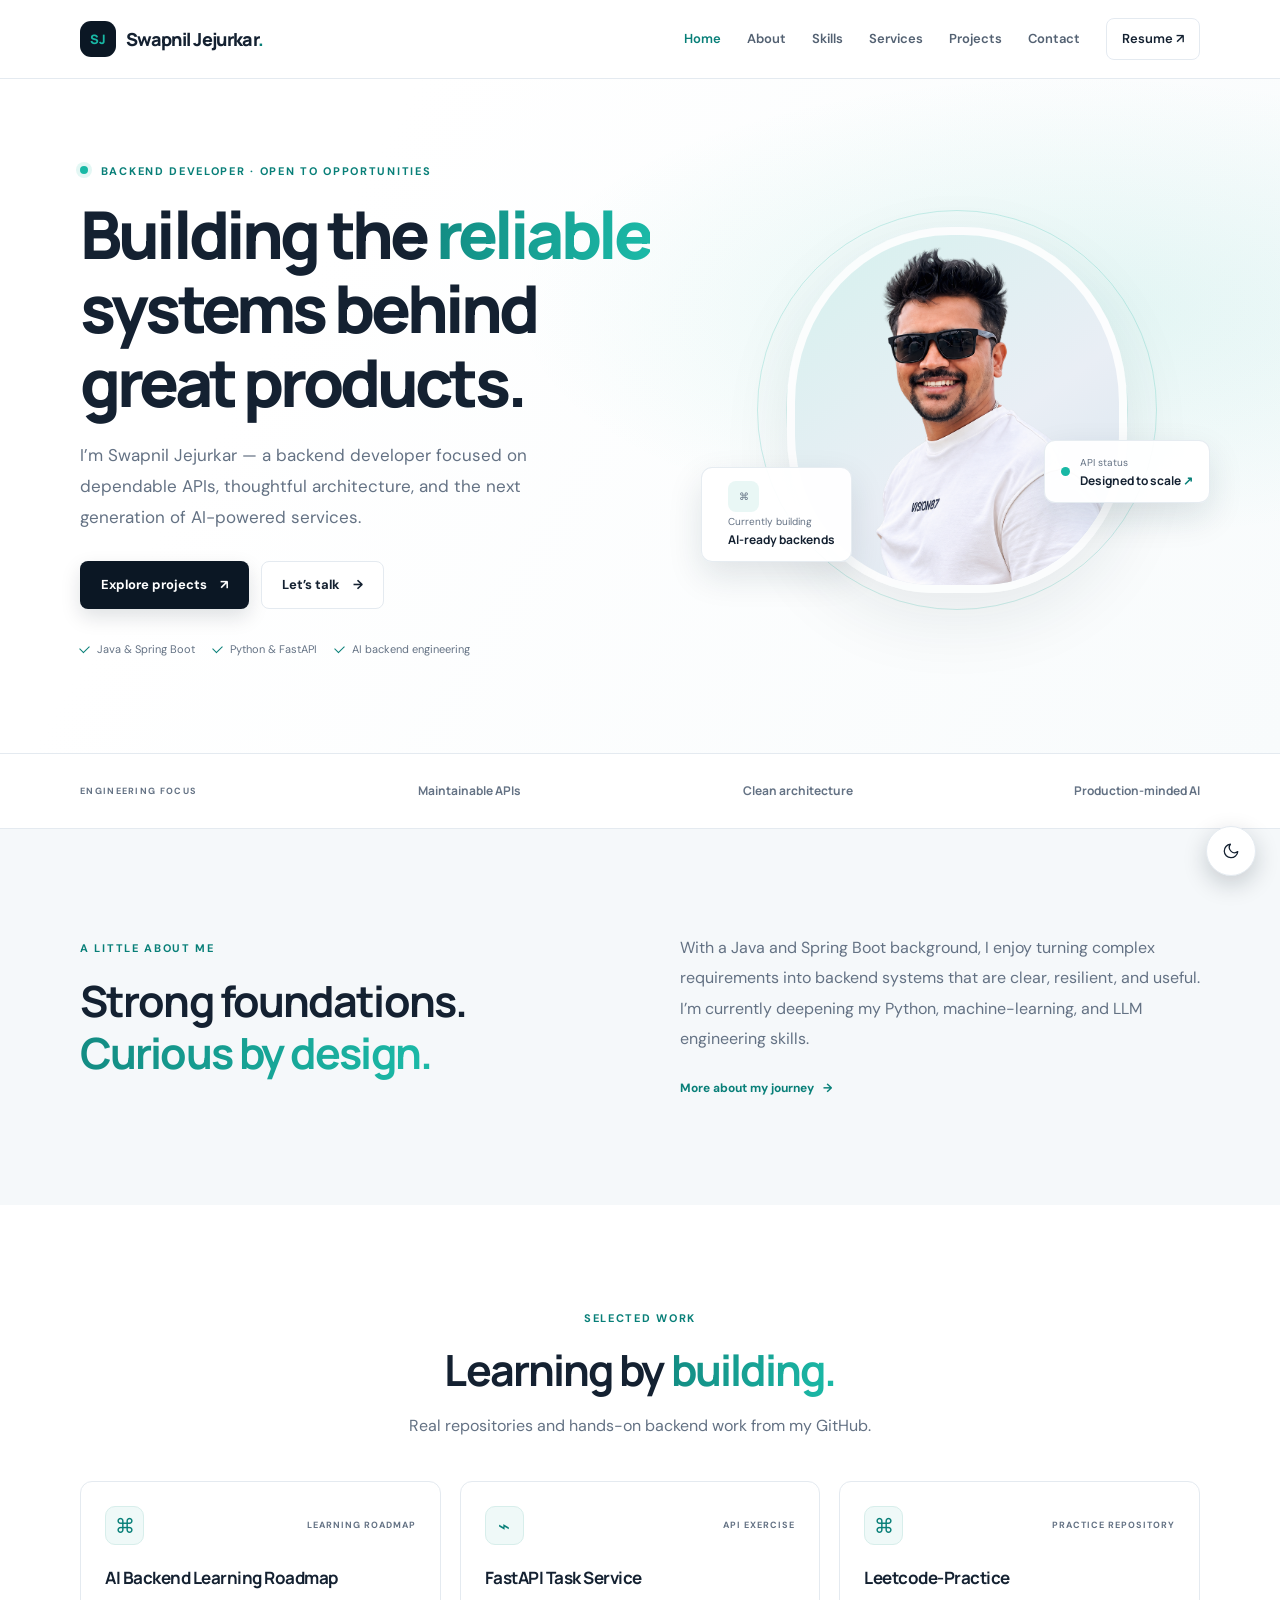
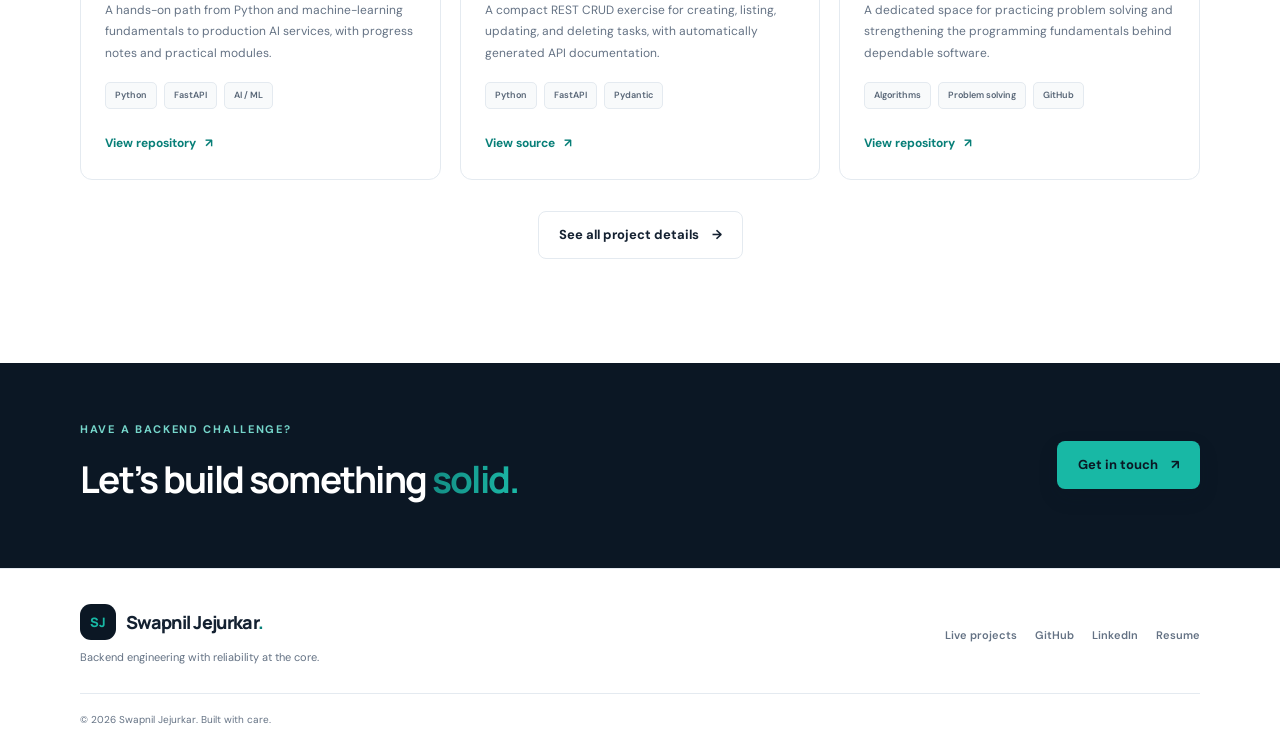
<file: index.html>
<!doctype html>
<html lang="en">
<head>
  <meta charset="utf-8">
  <meta name="viewport" content="width=device-width, initial-scale=1">
  <meta name="description" content="Swapnil Jejurkar is a backend developer building reliable APIs and exploring production-ready AI services.">
  <meta name="theme-color" content="#0b1724">
  <script src="js/theme-init.js?v=20261110-1"></script>
  <meta name="robots" content="index, follow">
  <link rel="canonical" href="https://swapniljejurkar.com/">
  <meta property="og:type" content="website">
  <meta property="og:locale" content="en_US">
  <meta property="og:site_name" content="Swapnil Jejurkar">
  <meta property="og:title" content="Swapnil Jejurkar | Backend Developer">
  <meta property="og:description" content="Backend developer building reliable APIs and exploring production-ready AI services.">
  <meta property="og:url" content="https://swapniljejurkar.com/">
  <meta property="og:image" content="https://swapniljejurkar.com/images/swapnil.png">
  <meta property="og:image:alt" content="Portrait of Swapnil Jejurkar">
  <meta name="twitter:card" content="summary">
  <meta name="twitter:title" content="Swapnil Jejurkar | Backend Developer">
  <meta name="twitter:description" content="Backend developer building reliable APIs and exploring production-ready AI services.">
  <meta name="twitter:image" content="https://swapniljejurkar.com/images/swapnil.png">
  <title>Swapnil Jejurkar | Backend Developer</title>
  <script type="application/ld+json">
    {
      "@context": "https://schema.org",
      "@type": "Person",
      "name": "Swapnil Jejurkar",
      "url": "https://swapniljejurkar.com/",
      "image": "https://swapniljejurkar.com/images/swapnil.png",
      "jobTitle": "Backend Developer",
      "description": "Backend developer focused on dependable APIs, thoughtful architecture, and AI-powered services.",
      "knowsAbout": ["Backend development", "Java", "Spring Boot", "Python", "FastAPI", "Artificial intelligence"],
      "sameAs": [
        "https://github.com/swapniel5"
      ]
    }
  </script>
  <link rel="preconnect" href="https://fonts.googleapis.com">
  <link rel="preconnect" href="https://fonts.gstatic.com" crossorigin>
  <link href="https://fonts.googleapis.com/css2?family=DM+Sans:wght@400;500;600;700&family=Manrope:wght@400;500;600;700;800&display=swap" rel="stylesheet">
  <link rel="stylesheet" href="css/style.css?v=20261110-1">
  <script src="js/main.js?v=20261110-1" defer></script>
</head>
<body>
  <a class="skip-link" href="#main">Skip to content</a>
  <header class="site-header">
    <div class="container header-inner">
      <a class="brand" href="index.html" aria-label="Swapnil Jejurkar home"><span class="brand-mark">SJ</span><span>Swapnil Jejurkar<span class="brand-dot">.</span></span></a>
      <button class="menu-toggle" type="button" aria-expanded="false" aria-controls="primary-nav" aria-label="Open navigation"><span></span><span></span><span></span></button>
      <nav class="primary-nav" id="primary-nav" aria-label="Main navigation">
        <a href="index.html" aria-current="page">Home</a><a href="about.html">About</a><a href="skills.html">Skills</a><a href="services.html">Services</a><a href="projects.html">Projects</a><a href="contact.html">Contact</a>
        <a class="nav-resume" href="resume.pdf" download>Resume <span aria-hidden="true">↗</span></a>
      </nav>
    </div>
  </header>
  <main id="main">
    <section class="hero section">
      <div class="container hero-grid">
        <div class="hero-copy reveal">
          <p class="eyebrow"><span class="status-dot"></span> Backend developer · Open to opportunities</p>
          <h1>Building the <span class="text-gradient">reliable</span><br>systems behind<br>great products.</h1>
          <p class="hero-intro">I’m Swapnil Jejurkar — a backend developer focused on dependable APIs, thoughtful architecture, and the next generation of AI-powered services.</p>
          <div class="button-row"><a class="button button-primary" href="projects.html">Explore projects <span aria-hidden="true">↗</span></a><a class="button button-outline" href="contact.html">Let’s talk <span aria-hidden="true">→</span></a></div>
          <div class="hero-meta"><span>Java &amp; Spring Boot</span><span>Python &amp; FastAPI</span><span>AI backend engineering</span></div>
        </div>
        <div class="hero-visual reveal">
          <div class="portrait portrait-large" data-portrait><img src="images/swapnil.png" alt="Portrait of Swapnil Jejurkar" fetchpriority="high"><span class="portrait-initials" aria-hidden="true">SJ</span></div>
          <div class="floating-card code-card"><span class="code-dot"></span><span>API status</span><strong>Designed to scale <b>↗</b></strong></div>
          <div class="floating-card role-card"><span class="role-icon" aria-hidden="true">⌘</span><span>Currently building</span><strong>AI-ready backends</strong></div>
          <div class="visual-orbit" aria-hidden="true"></div>
        </div>
      </div>
    </section>
    <section class="trust-strip"><div class="container trust-inner"><span>ENGINEERING FOCUS</span><div>Maintainable APIs</div><div>Clean architecture</div><div>Production-minded AI</div></div></section>
    <section class="section section-soft"><div class="container intro-grid"><div class="section-heading reveal"><p class="eyebrow">A little about me</p><h2>Strong foundations.<br><span class="text-gradient">Curious by design.</span></h2></div><div class="intro-copy reveal"><p>With a Java and Spring Boot background, I enjoy turning complex requirements into backend systems that are clear, resilient, and useful. I’m currently deepening my Python, machine-learning, and LLM engineering skills.</p><a class="text-link" href="about.html">More about my journey <span aria-hidden="true">→</span></a></div></div></section>
    <section class="section"><div class="container"><div class="section-heading centered reveal"><p class="eyebrow">Selected work</p><h2>Learning by <span class="text-gradient">building.</span></h2><p>Real repositories and hands-on backend work from my GitHub.</p></div><div class="project-grid">
      <article class="project-card reveal"><div class="project-top"><span class="project-icon" aria-hidden="true">⌘</span><span class="project-kind">Learning roadmap</span></div><h3>AI Backend Learning Roadmap</h3><p>A hands-on path from Python and machine-learning fundamentals to production AI services, with progress notes and practical modules.</p><div class="tag-list"><span>Python</span><span>FastAPI</span><span>AI / ML</span></div><a class="text-link" href="https://github.com/swapniel5/Ai-Backend-Roadmap" target="_blank" rel="noopener noreferrer">View repository <span aria-hidden="true">↗</span></a></article>
      <article class="project-card reveal"><div class="project-top"><span class="project-icon" aria-hidden="true">⌁</span><span class="project-kind">API exercise</span></div><h3>FastAPI Task Service</h3><p>A compact REST CRUD exercise for creating, listing, updating, and deleting tasks, with automatically generated API documentation.</p><div class="tag-list"><span>Python</span><span>FastAPI</span><span>Pydantic</span></div><a class="text-link" href="https://github.com/swapniel5/Ai-Backend-Roadmap/tree/main/fastapi-service" target="_blank" rel="noopener noreferrer">View source <span aria-hidden="true">↗</span></a></article>
      <article class="project-card reveal"><div class="project-top"><span class="project-icon" aria-hidden="true">⌘</span><span class="project-kind">Practice repository</span></div><h3>Leetcode-Practice</h3><p>A dedicated space for practicing problem solving and strengthening the programming fundamentals behind dependable software.</p><div class="tag-list"><span>Algorithms</span><span>Problem solving</span><span>GitHub</span></div><a class="text-link" href="https://github.com/swapniel5/Leetcode-Practice" target="_blank" rel="noopener noreferrer">View repository <span aria-hidden="true">↗</span></a></article>
    </div><div class="center-action"><a class="button button-outline" href="projects.html">See all project details <span aria-hidden="true">→</span></a></div></div></section>
    <section class="cta-band"><div class="container cta-inner"><div><p class="eyebrow">Have a backend challenge?</p><h2>Let’s build something <span class="text-gradient">solid.</span></h2></div><a class="button button-primary" href="contact.html">Get in touch <span aria-hidden="true">↗</span></a></div></section>
  </main>
  <footer class="site-footer"><div class="container footer-inner"><a class="brand footer-brand" href="index.html"><span class="brand-mark">SJ</span><span>Swapnil Jejurkar<span class="brand-dot">.</span></span></a><p>Backend engineering with reliability at the core.</p><div class="footer-links"><a href="projects.html">Live projects</a><a href="https://github.com/swapniel5" target="_blank" rel="noopener noreferrer">GitHub</a><a href="https://www.linkedin.com/in/your-profile/" target="_blank" rel="noopener noreferrer">LinkedIn</a><a href="resume.pdf" download>Resume</a></div><small>© <span data-year>2026</span> Swapnil Jejurkar. Built with care.</small></div></footer>
</body>
</html>
</file>
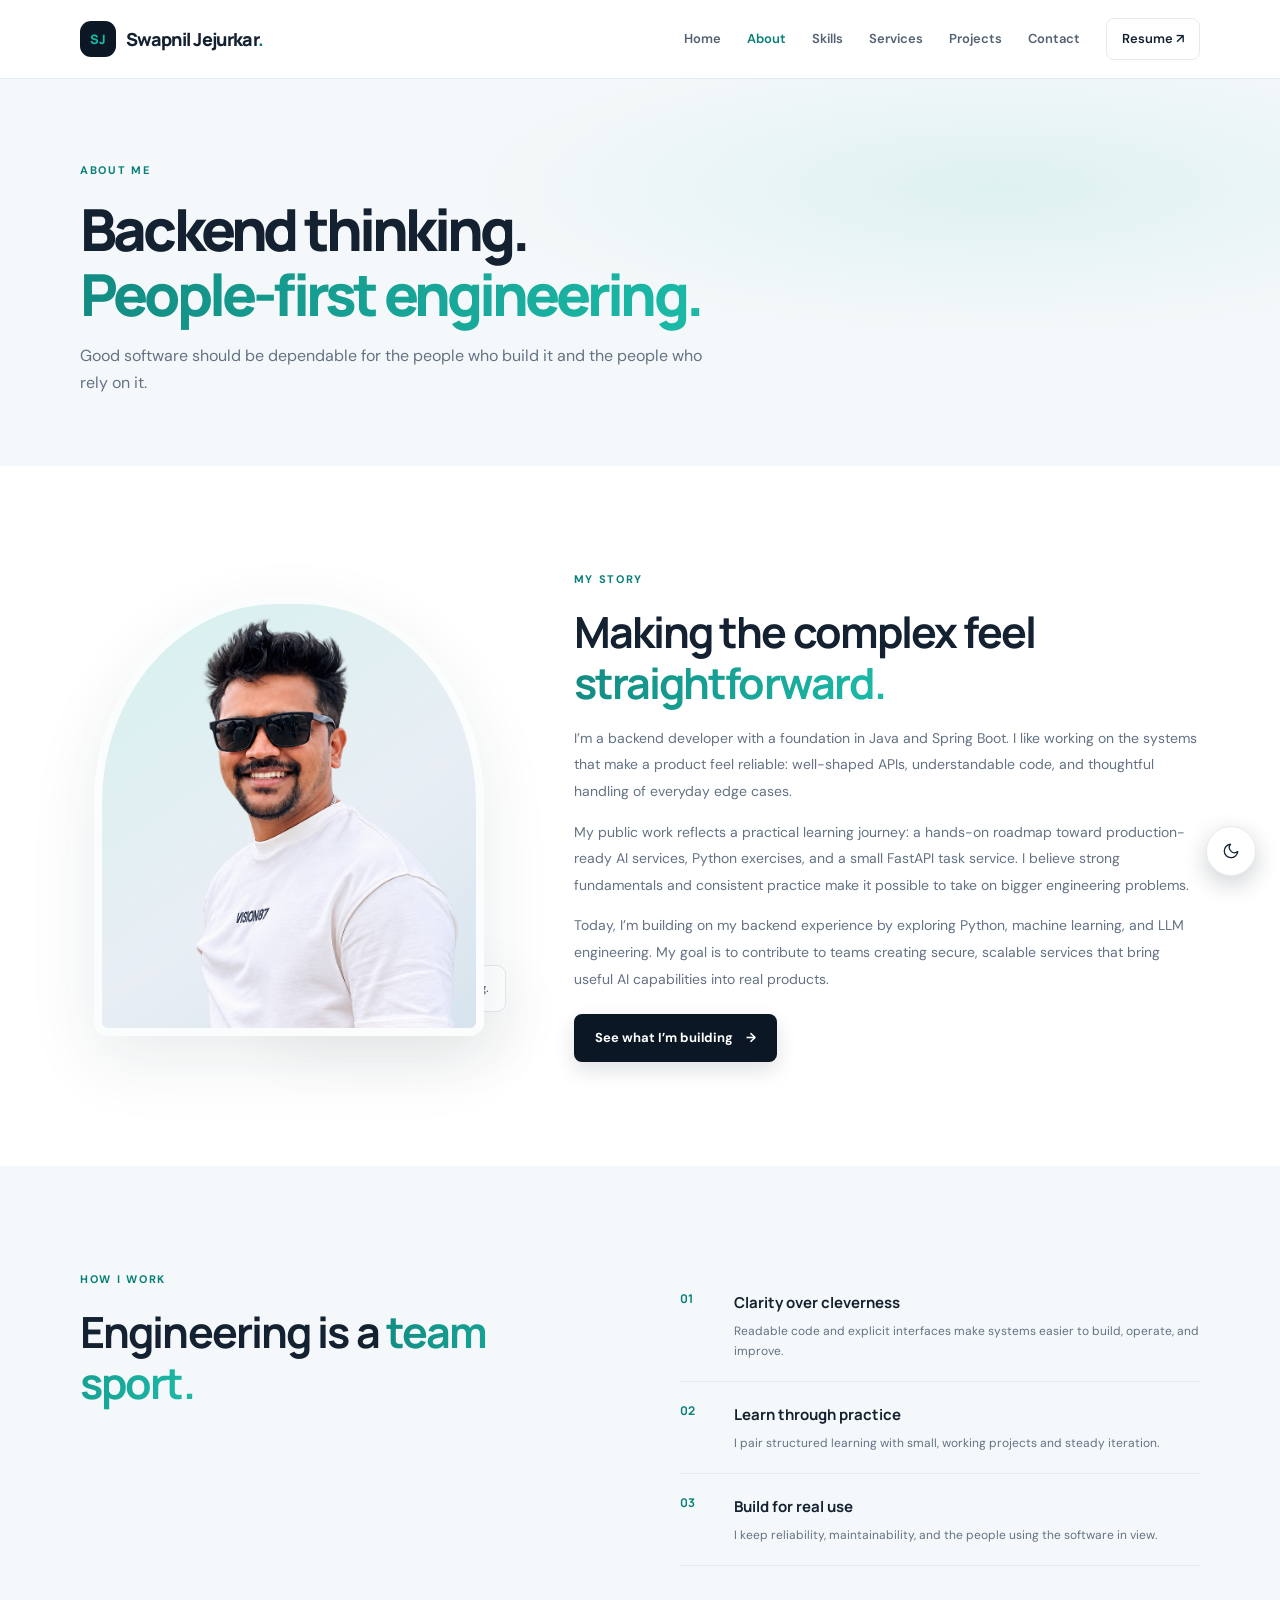
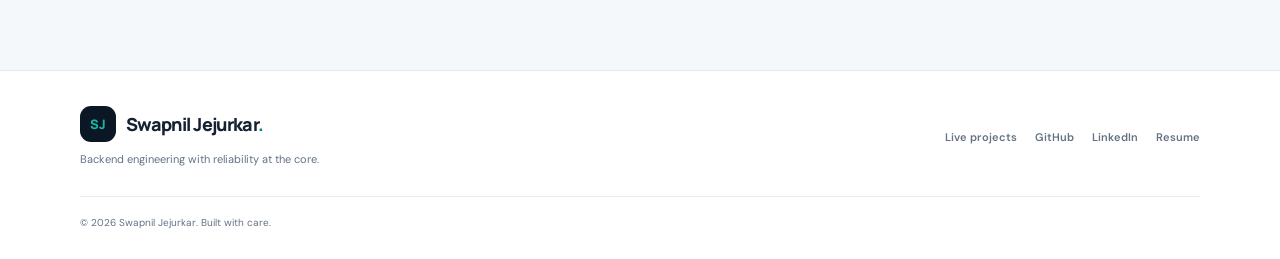
<file: about.html>
<!doctype html>
<html lang="en">
<head>
  <meta charset="utf-8">
  <meta name="viewport" content="width=device-width, initial-scale=1">
  <meta name="description" content="Meet Swapnil Jejurkar, a backend developer with a Java and Spring Boot background and a growing focus on AI services.">
  <meta name="theme-color" content="#0b1724">
  <script src="js/theme-init.js?v=20261110-1"></script>
  <meta name="robots" content="index, follow">
  <link rel="canonical" href="https://swapniljejurkar.com/about.html">
  <meta property="og:type" content="website">
  <meta property="og:locale" content="en_US">
  <meta property="og:site_name" content="Swapnil Jejurkar">
  <meta property="og:title" content="About Swapnil Jejurkar | Backend Developer">
  <meta property="og:description" content="Meet Swapnil Jejurkar, a backend developer with a Java and Spring Boot background and a growing focus on AI services.">
  <meta property="og:url" content="https://swapniljejurkar.com/about.html">
  <meta property="og:image" content="https://swapniljejurkar.com/images/swapnil.png">
  <meta property="og:image:alt" content="Portrait of Swapnil Jejurkar">
  <meta name="twitter:card" content="summary">
  <meta name="twitter:title" content="About Swapnil Jejurkar | Backend Developer">
  <meta name="twitter:description" content="Meet Swapnil Jejurkar, a backend developer with a Java and Spring Boot background and a growing focus on AI services.">
  <meta name="twitter:image" content="https://swapniljejurkar.com/images/swapnil.png">
  <title>About | Swapnil Jejurkar</title>
  <link rel="preconnect" href="https://fonts.googleapis.com">
  <link rel="preconnect" href="https://fonts.gstatic.com" crossorigin>
  <link href="https://fonts.googleapis.com/css2?family=DM+Sans:wght@400;500;600;700&family=Manrope:wght@400;500;600;700;800&display=swap" rel="stylesheet">
  <link rel="stylesheet" href="css/style.css?v=20261110-1"><script src="js/main.js?v=20261110-1" defer></script>
</head>
<body>
  <a class="skip-link" href="#main">Skip to content</a>
  <header class="site-header"><div class="container header-inner"><a class="brand" href="index.html" aria-label="Swapnil Jejurkar home"><span class="brand-mark">SJ</span><span>Swapnil Jejurkar<span class="brand-dot">.</span></span></a><button class="menu-toggle" type="button" aria-expanded="false" aria-controls="primary-nav" aria-label="Open navigation"><span></span><span></span><span></span></button><nav class="primary-nav" id="primary-nav" aria-label="Main navigation"><a href="index.html">Home</a><a href="about.html" aria-current="page">About</a><a href="skills.html">Skills</a><a href="services.html">Services</a><a href="projects.html">Projects</a><a href="contact.html">Contact</a><a class="nav-resume" href="resume.pdf" download>Resume <span aria-hidden="true">↗</span></a></nav></div></header>
  <main id="main"><section class="page-hero"><div class="container reveal"><p class="eyebrow">About me</p><h1>Backend thinking.<br><span class="text-gradient">People-first engineering.</span></h1><p>Good software should be dependable for the people who build it and the people who rely on it.</p></div></section>
    <section class="section"><div class="container about-grid"><div class="about-photo-wrap reveal"><div class="portrait portrait-about" data-portrait><img src="images/swapnil.png" alt="Portrait of Swapnil Jejurkar"><span class="portrait-initials" aria-hidden="true">SJ</span></div><div class="photo-caption"><span class="status-dot"></span> Always learning. Always building.</div></div><div class="about-copy reveal"><p class="eyebrow">My story</p><h2>Making the complex feel <span class="text-gradient">straightforward.</span></h2><p>I’m a backend developer with a foundation in Java and Spring Boot. I like working on the systems that make a product feel reliable: well-shaped APIs, understandable code, and thoughtful handling of everyday edge cases.</p><p>My public work reflects a practical learning journey: a hands-on roadmap toward production-ready AI services, Python exercises, and a small FastAPI task service. I believe strong fundamentals and consistent practice make it possible to take on bigger engineering problems.</p><p>Today, I’m building on my backend experience by exploring Python, machine learning, and LLM engineering. My goal is to contribute to teams creating secure, scalable services that bring useful AI capabilities into real products.</p><a class="button button-primary" href="projects.html">See what I’m building <span aria-hidden="true">→</span></a></div></div></section>
    <section class="section section-soft"><div class="container values-grid"><div class="section-heading reveal"><p class="eyebrow">How I work</p><h2>Engineering is a <span class="text-gradient">team sport.</span></h2></div><div class="value-list"><article class="value-item reveal"><span>01</span><div><h3>Clarity over cleverness</h3><p>Readable code and explicit interfaces make systems easier to build, operate, and improve.</p></div></article><article class="value-item reveal"><span>02</span><div><h3>Learn through practice</h3><p>I pair structured learning with small, working projects and steady iteration.</p></div></article><article class="value-item reveal"><span>03</span><div><h3>Build for real use</h3><p>I keep reliability, maintainability, and the people using the software in view.</p></div></article></div></div></section>
  </main>
  <footer class="site-footer"><div class="container footer-inner"><a class="brand footer-brand" href="index.html"><span class="brand-mark">SJ</span><span>Swapnil Jejurkar<span class="brand-dot">.</span></span></a><p>Backend engineering with reliability at the core.</p><div class="footer-links"><a href="projects.html">Live projects</a><a href="https://github.com/swapniel5" target="_blank" rel="noopener noreferrer">GitHub</a><a href="https://www.linkedin.com/in/your-profile/" target="_blank" rel="noopener noreferrer">LinkedIn</a><a href="resume.pdf" download>Resume</a></div><small>© <span data-year>2026</span> Swapnil Jejurkar. Built with care.</small></div></footer>
</body>
</html>
</file>
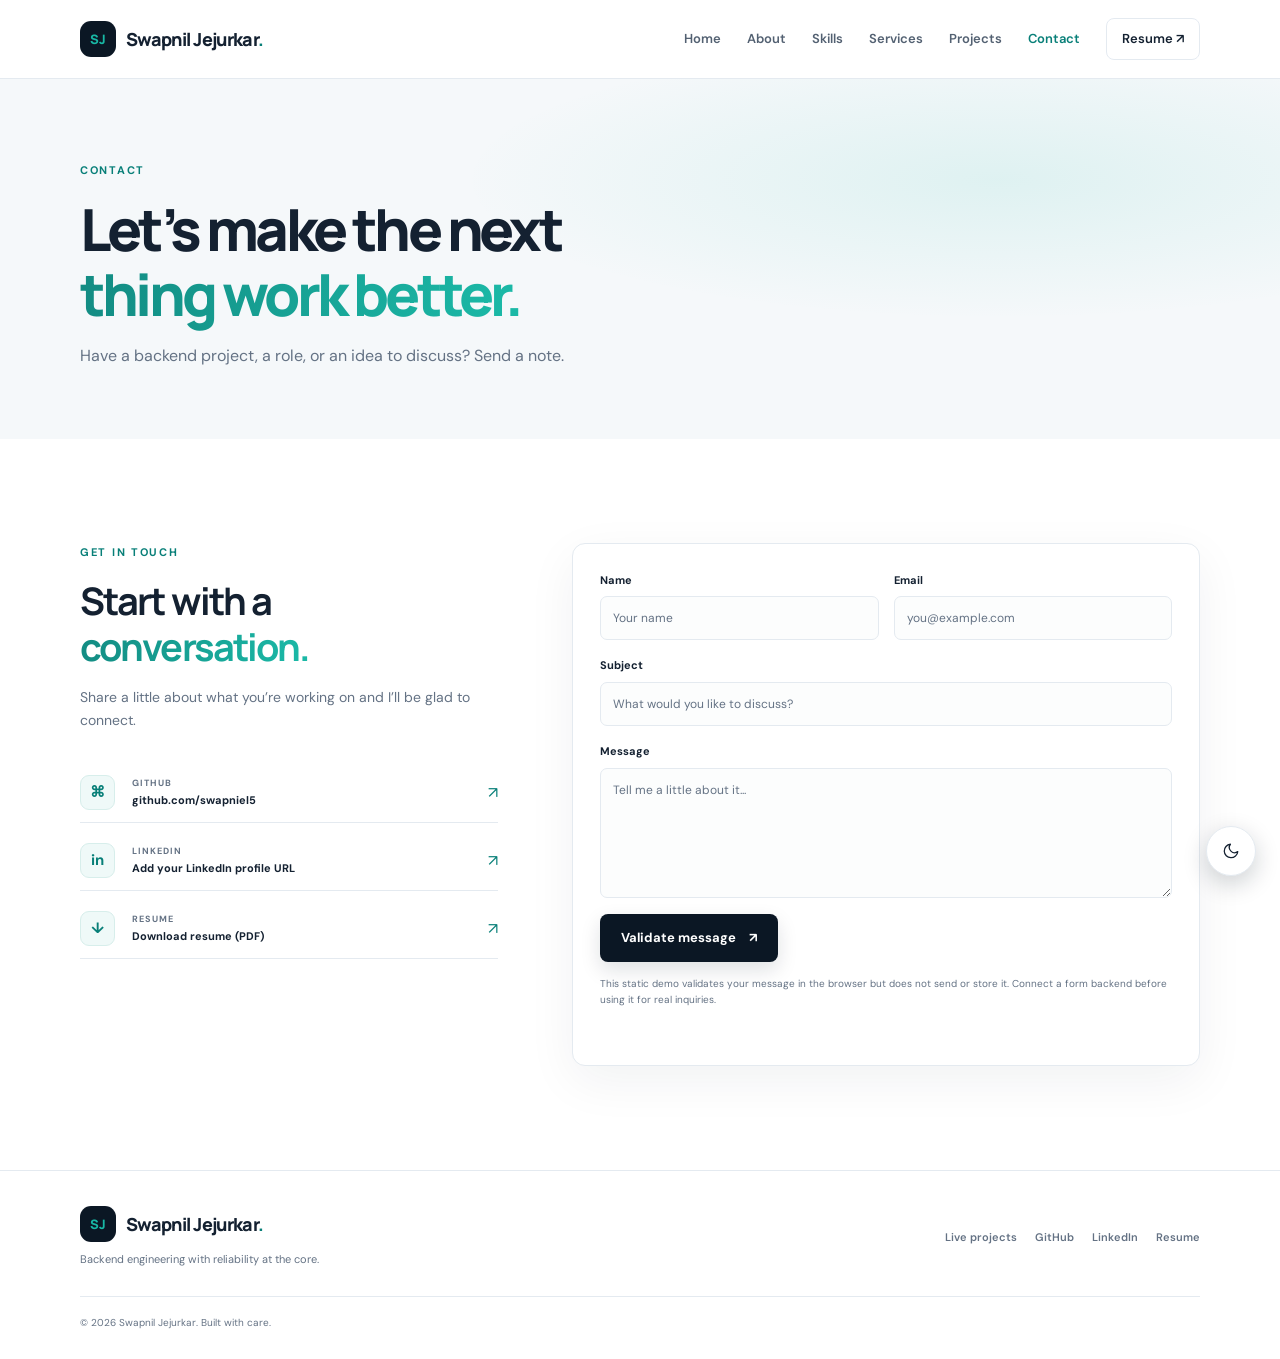
<file: contact.html>
<!doctype html>
<html lang="en">
<head>
  <meta charset="utf-8"><meta name="viewport" content="width=device-width, initial-scale=1">
  <meta name="description" content="Contact Swapnil Jejurkar about backend development, APIs, and AI-ready services."><meta name="theme-color" content="#0b1724">
  <script src="js/theme-init.js?v=20261110-1"></script>
  <meta name="robots" content="index, follow">
  <link rel="canonical" href="https://swapniljejurkar.com/contact.html">
  <meta property="og:type" content="website">
  <meta property="og:locale" content="en_US">
  <meta property="og:site_name" content="Swapnil Jejurkar">
  <meta property="og:title" content="Contact Swapnil Jejurkar | Backend Developer">
  <meta property="og:description" content="Contact Swapnil Jejurkar about backend development, APIs, and AI-ready services.">
  <meta property="og:url" content="https://swapniljejurkar.com/contact.html">
  <meta property="og:image" content="https://swapniljejurkar.com/images/swapnil.png">
  <meta property="og:image:alt" content="Portrait of Swapnil Jejurkar">
  <meta name="twitter:card" content="summary">
  <meta name="twitter:title" content="Contact Swapnil Jejurkar | Backend Developer">
  <meta name="twitter:description" content="Contact Swapnil Jejurkar about backend development, APIs, and AI-ready services.">
  <meta name="twitter:image" content="https://swapniljejurkar.com/images/swapnil.png">
  <title>Contact | Swapnil Jejurkar</title>
  <link rel="preconnect" href="https://fonts.googleapis.com"><link rel="preconnect" href="https://fonts.gstatic.com" crossorigin>
  <link href="https://fonts.googleapis.com/css2?family=DM+Sans:wght@400;500;600;700&family=Manrope:wght@400;500;600;700;800&display=swap" rel="stylesheet">
  <link rel="stylesheet" href="css/style.css?v=20261110-1"><script src="js/main.js?v=20261110-1" defer></script>
</head>
<body>
  <a class="skip-link" href="#main">Skip to content</a>
  <header class="site-header"><div class="container header-inner"><a class="brand" href="index.html" aria-label="Swapnil Jejurkar home"><span class="brand-mark">SJ</span><span>Swapnil Jejurkar<span class="brand-dot">.</span></span></a><button class="menu-toggle" type="button" aria-expanded="false" aria-controls="primary-nav" aria-label="Open navigation"><span></span><span></span><span></span></button><nav class="primary-nav" id="primary-nav" aria-label="Main navigation"><a href="index.html">Home</a><a href="about.html">About</a><a href="skills.html">Skills</a><a href="services.html">Services</a><a href="projects.html">Projects</a><a href="contact.html" aria-current="page">Contact</a><a class="nav-resume" href="resume.pdf" download>Resume <span aria-hidden="true">↗</span></a></nav></div></header>
  <main id="main"><section class="page-hero"><div class="container reveal"><p class="eyebrow">Contact</p><h1>Let’s make the next<br><span class="text-gradient">thing work better.</span></h1><p>Have a backend project, a role, or an idea to discuss? Send a note.</p></div></section>
    <section class="section"><div class="container contact-grid"><div class="contact-copy reveal"><p class="eyebrow">Get in touch</p><h2>Start with a <span class="text-gradient">conversation.</span></h2><p>Share a little about what you’re working on and I’ll be glad to connect.</p><div class="contact-links"><a href="https://github.com/swapniel5" target="_blank" rel="noopener noreferrer"><span class="contact-link-icon" aria-hidden="true">⌘</span><span><small>GITHUB</small><strong>github.com/swapniel5</strong></span><span aria-hidden="true">↗</span></a><a href="https://www.linkedin.com/in/your-profile/" target="_blank" rel="noopener noreferrer"><span class="contact-link-icon" aria-hidden="true">in</span><span><small>LINKEDIN</small><strong>Add your LinkedIn profile URL</strong></span><span aria-hidden="true">↗</span></a><a href="resume.pdf" download><span class="contact-link-icon" aria-hidden="true">↓</span><span><small>RESUME</small><strong>Download resume (PDF)</strong></span><span aria-hidden="true">↗</span></a></div></div>
      <form class="contact-form reveal" id="contact-form">
        <div class="form-row"><div class="form-field"><label for="name">Name</label><input id="name" name="name" type="text" autocomplete="name" placeholder="Your name" required minlength="2"></div><div class="form-field"><label for="email">Email</label><input id="email" name="email" type="email" autocomplete="email" placeholder="you@example.com" required></div></div>
        <div class="form-field"><label for="subject">Subject</label><input id="subject" name="subject" type="text" placeholder="What would you like to discuss?" required minlength="3"></div>
        <div class="form-field"><label for="message">Message</label><textarea id="message" name="message" rows="5" placeholder="Tell me a little about it..." required minlength="10"></textarea></div>
        <button class="button button-primary" type="submit">Validate message <span aria-hidden="true">↗</span></button>
        <p class="form-note">This static demo validates your message in the browser but does not send or store it. Connect a form backend before using it for real inquiries.</p>
        <p class="form-status" id="form-status" role="status" aria-live="polite"></p>
      </form>
    </div></section>
  </main>
  <footer class="site-footer"><div class="container footer-inner"><a class="brand footer-brand" href="index.html"><span class="brand-mark">SJ</span><span>Swapnil Jejurkar<span class="brand-dot">.</span></span></a><p>Backend engineering with reliability at the core.</p><div class="footer-links"><a href="projects.html">Live projects</a><a href="https://github.com/swapniel5" target="_blank" rel="noopener noreferrer">GitHub</a><a href="https://www.linkedin.com/in/your-profile/" target="_blank" rel="noopener noreferrer">LinkedIn</a><a href="resume.pdf" download>Resume</a></div><small>© <span data-year>2026</span> Swapnil Jejurkar. Built with care.</small></div></footer>
</body>
</html>
</file>
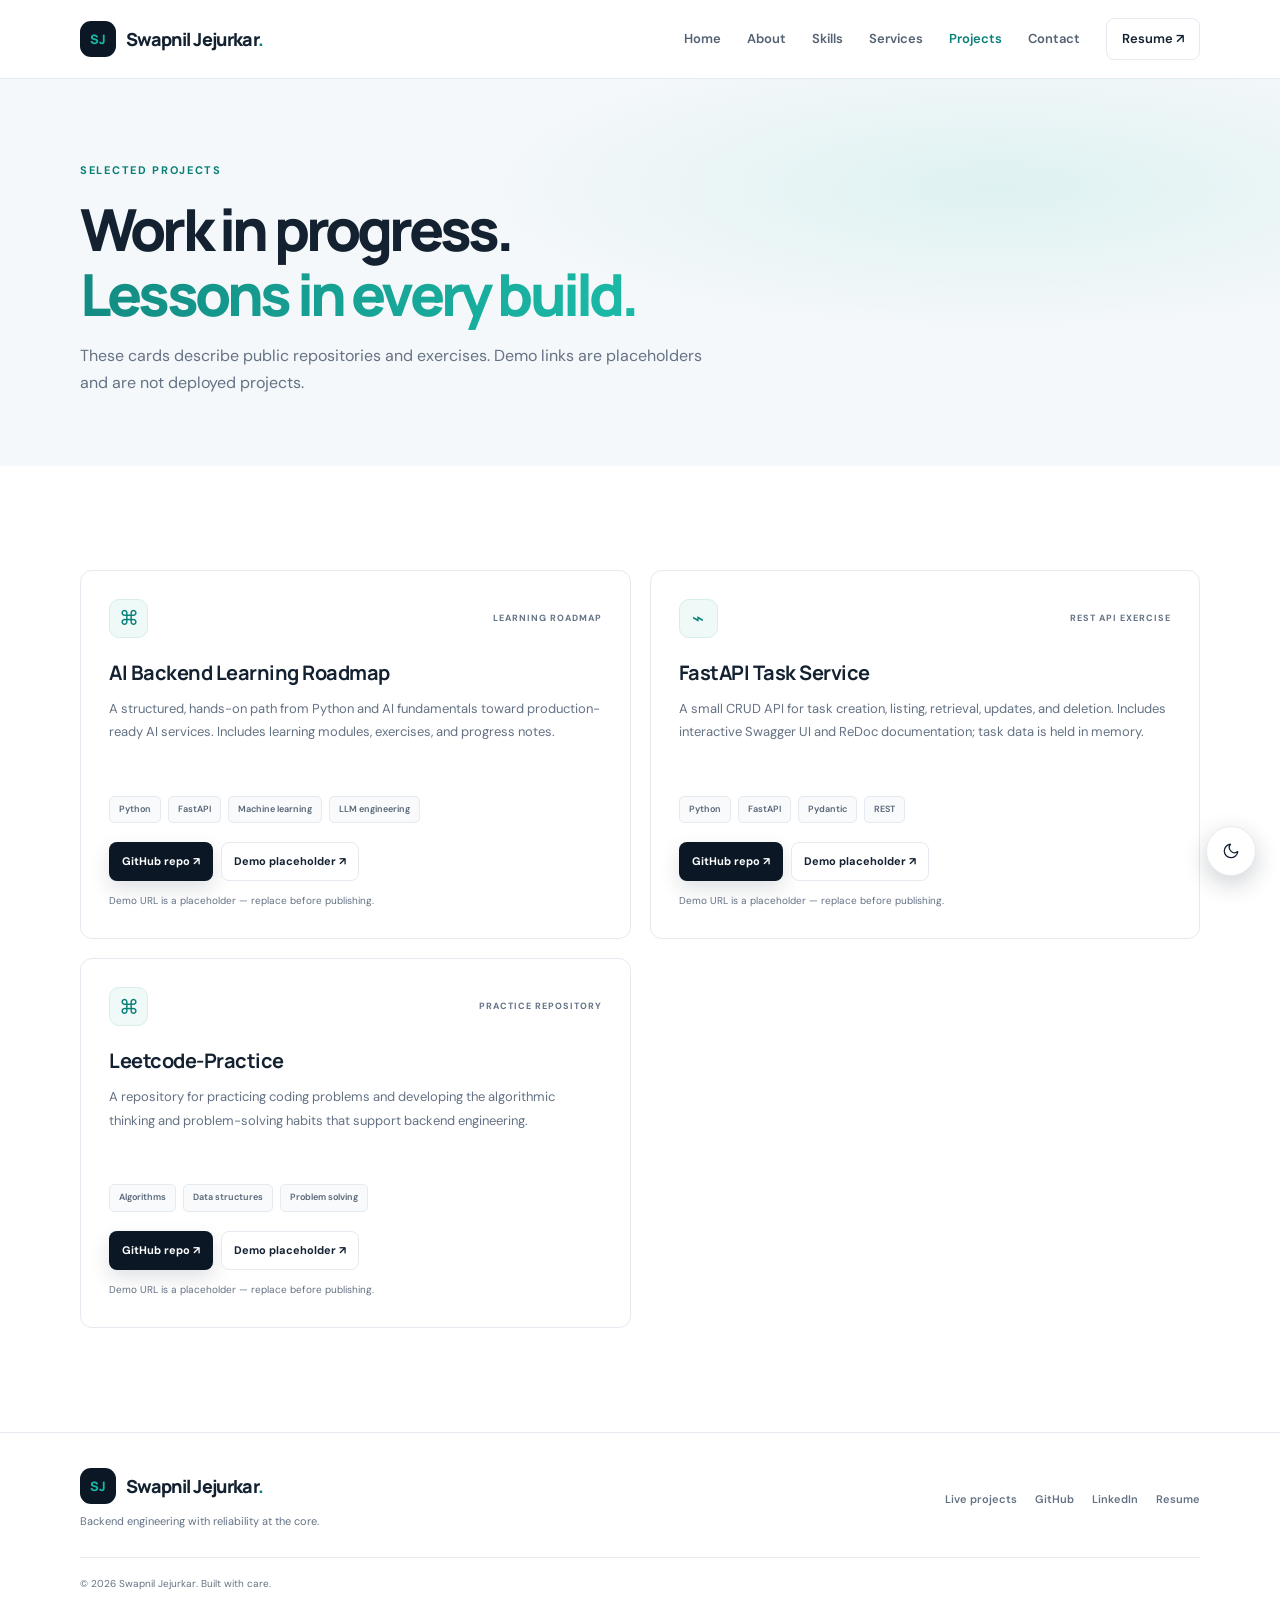
<file: projects.html>
<!doctype html>
<html lang="en">
<head>
  <meta charset="utf-8"><meta name="viewport" content="width=device-width, initial-scale=1">
  <meta name="description" content="Backend development projects by Swapnil Jejurkar, including an AI learning roadmap, FastAPI task service, and coding practice repository."><meta name="theme-color" content="#0b1724">
  <script src="js/theme-init.js?v=20261110-1"></script>
  <meta name="robots" content="index, follow">
  <link rel="canonical" href="https://swapniljejurkar.com/projects.html">
  <meta property="og:type" content="website">
  <meta property="og:locale" content="en_US">
  <meta property="og:site_name" content="Swapnil Jejurkar">
  <meta property="og:title" content="Backend Development Projects | Swapnil Jejurkar">
  <meta property="og:description" content="Explore backend projects by Swapnil Jejurkar, including an AI learning roadmap and a FastAPI task service.">
  <meta property="og:url" content="https://swapniljejurkar.com/projects.html">
  <meta property="og:image" content="https://swapniljejurkar.com/images/swapnil.png">
  <meta property="og:image:alt" content="Portrait of Swapnil Jejurkar">
  <meta name="twitter:card" content="summary">
  <meta name="twitter:title" content="Backend Development Projects | Swapnil Jejurkar">
  <meta name="twitter:description" content="Explore backend projects by Swapnil Jejurkar, including an AI learning roadmap and a FastAPI task service.">
  <meta name="twitter:image" content="https://swapniljejurkar.com/images/swapnil.png">
  <title>Projects | Swapnil Jejurkar</title>
  <link rel="preconnect" href="https://fonts.googleapis.com"><link rel="preconnect" href="https://fonts.gstatic.com" crossorigin>
  <link href="https://fonts.googleapis.com/css2?family=DM+Sans:wght@400;500;600;700&family=Manrope:wght@400;500;600;700;800&display=swap" rel="stylesheet">
  <link rel="stylesheet" href="css/style.css?v=20261110-1"><script src="js/main.js?v=20261110-1" defer></script>
</head>
<body>
  <a class="skip-link" href="#main">Skip to content</a>
  <header class="site-header"><div class="container header-inner"><a class="brand" href="index.html" aria-label="Swapnil Jejurkar home"><span class="brand-mark">SJ</span><span>Swapnil Jejurkar<span class="brand-dot">.</span></span></a><button class="menu-toggle" type="button" aria-expanded="false" aria-controls="primary-nav" aria-label="Open navigation"><span></span><span></span><span></span></button><nav class="primary-nav" id="primary-nav" aria-label="Main navigation"><a href="index.html">Home</a><a href="about.html">About</a><a href="skills.html">Skills</a><a href="services.html">Services</a><a href="projects.html" aria-current="page">Projects</a><a href="contact.html">Contact</a><a class="nav-resume" href="resume.pdf" download>Resume <span aria-hidden="true">↗</span></a></nav></div></header>
  <main id="main"><section class="page-hero"><div class="container reveal"><p class="eyebrow">Selected projects</p><h1>Work in progress.<br><span class="text-gradient">Lessons in every build.</span></h1><p>These cards describe public repositories and exercises. Demo links are placeholders and are not deployed projects.</p></div></section>
    <section class="section"><div class="container project-grid project-grid-page">
      <article class="project-card reveal"><div class="project-top"><span class="project-icon" aria-hidden="true">⌘</span><span class="project-kind">Learning roadmap</span></div><h2>AI Backend Learning Roadmap</h2><p>A structured, hands-on path from Python and AI fundamentals toward production-ready AI services. Includes learning modules, exercises, and progress notes.</p><div class="tag-list"><span>Python</span><span>FastAPI</span><span>Machine learning</span><span>LLM engineering</span></div><div class="project-actions"><a class="button button-small button-primary" href="https://github.com/swapniel5/Ai-Backend-Roadmap" target="_blank" rel="noopener noreferrer">GitHub repo ↗</a><a class="button button-small button-outline" href="https://demo-ai-backend-roadmap.example.com" target="_blank" rel="noopener noreferrer" aria-label="Placeholder live demo for AI Backend Learning Roadmap; replace before publishing">Demo placeholder ↗</a></div><p class="demo-note">Demo URL is a placeholder — replace before publishing.</p></article>
      <article class="project-card reveal"><div class="project-top"><span class="project-icon" aria-hidden="true">⌁</span><span class="project-kind">REST API exercise</span></div><h2>FastAPI Task Service</h2><p>A small CRUD API for task creation, listing, retrieval, updates, and deletion. Includes interactive Swagger UI and ReDoc documentation; task data is held in memory.</p><div class="tag-list"><span>Python</span><span>FastAPI</span><span>Pydantic</span><span>REST</span></div><div class="project-actions"><a class="button button-small button-primary" href="https://github.com/swapniel5/Ai-Backend-Roadmap/tree/main/fastapi-service" target="_blank" rel="noopener noreferrer">GitHub repo ↗</a><a class="button button-small button-outline" href="https://demo-fastapi-task-service.example.com" target="_blank" rel="noopener noreferrer" aria-label="Placeholder live demo for FastAPI Task Service; replace before publishing">Demo placeholder ↗</a></div><p class="demo-note">Demo URL is a placeholder — replace before publishing.</p></article>
      <article class="project-card reveal"><div class="project-top"><span class="project-icon" aria-hidden="true">⌘</span><span class="project-kind">Practice repository</span></div><h2>Leetcode-Practice</h2><p>A repository for practicing coding problems and developing the algorithmic thinking and problem-solving habits that support backend engineering.</p><div class="tag-list"><span>Algorithms</span><span>Data structures</span><span>Problem solving</span></div><div class="project-actions"><a class="button button-small button-primary" href="https://github.com/swapniel5/Leetcode-Practice" target="_blank" rel="noopener noreferrer">GitHub repo ↗</a><a class="button button-small button-outline" href="https://demo-leetcode-practice.example.com" target="_blank" rel="noopener noreferrer" aria-label="Placeholder live demo for Leetcode-Practice; replace before publishing">Demo placeholder ↗</a></div><p class="demo-note">Demo URL is a placeholder — replace before publishing.</p></article>
    </div></section>
  </main>
  <footer class="site-footer"><div class="container footer-inner"><a class="brand footer-brand" href="index.html"><span class="brand-mark">SJ</span><span>Swapnil Jejurkar<span class="brand-dot">.</span></span></a><p>Backend engineering with reliability at the core.</p><div class="footer-links"><a href="projects.html">Live projects</a><a href="https://github.com/swapniel5" target="_blank" rel="noopener noreferrer">GitHub</a><a href="https://www.linkedin.com/in/your-profile/" target="_blank" rel="noopener noreferrer">LinkedIn</a><a href="resume.pdf" download>Resume</a></div><small>© <span data-year>2026</span> Swapnil Jejurkar. Built with care.</small></div></footer>
</body>
</html>
</file>
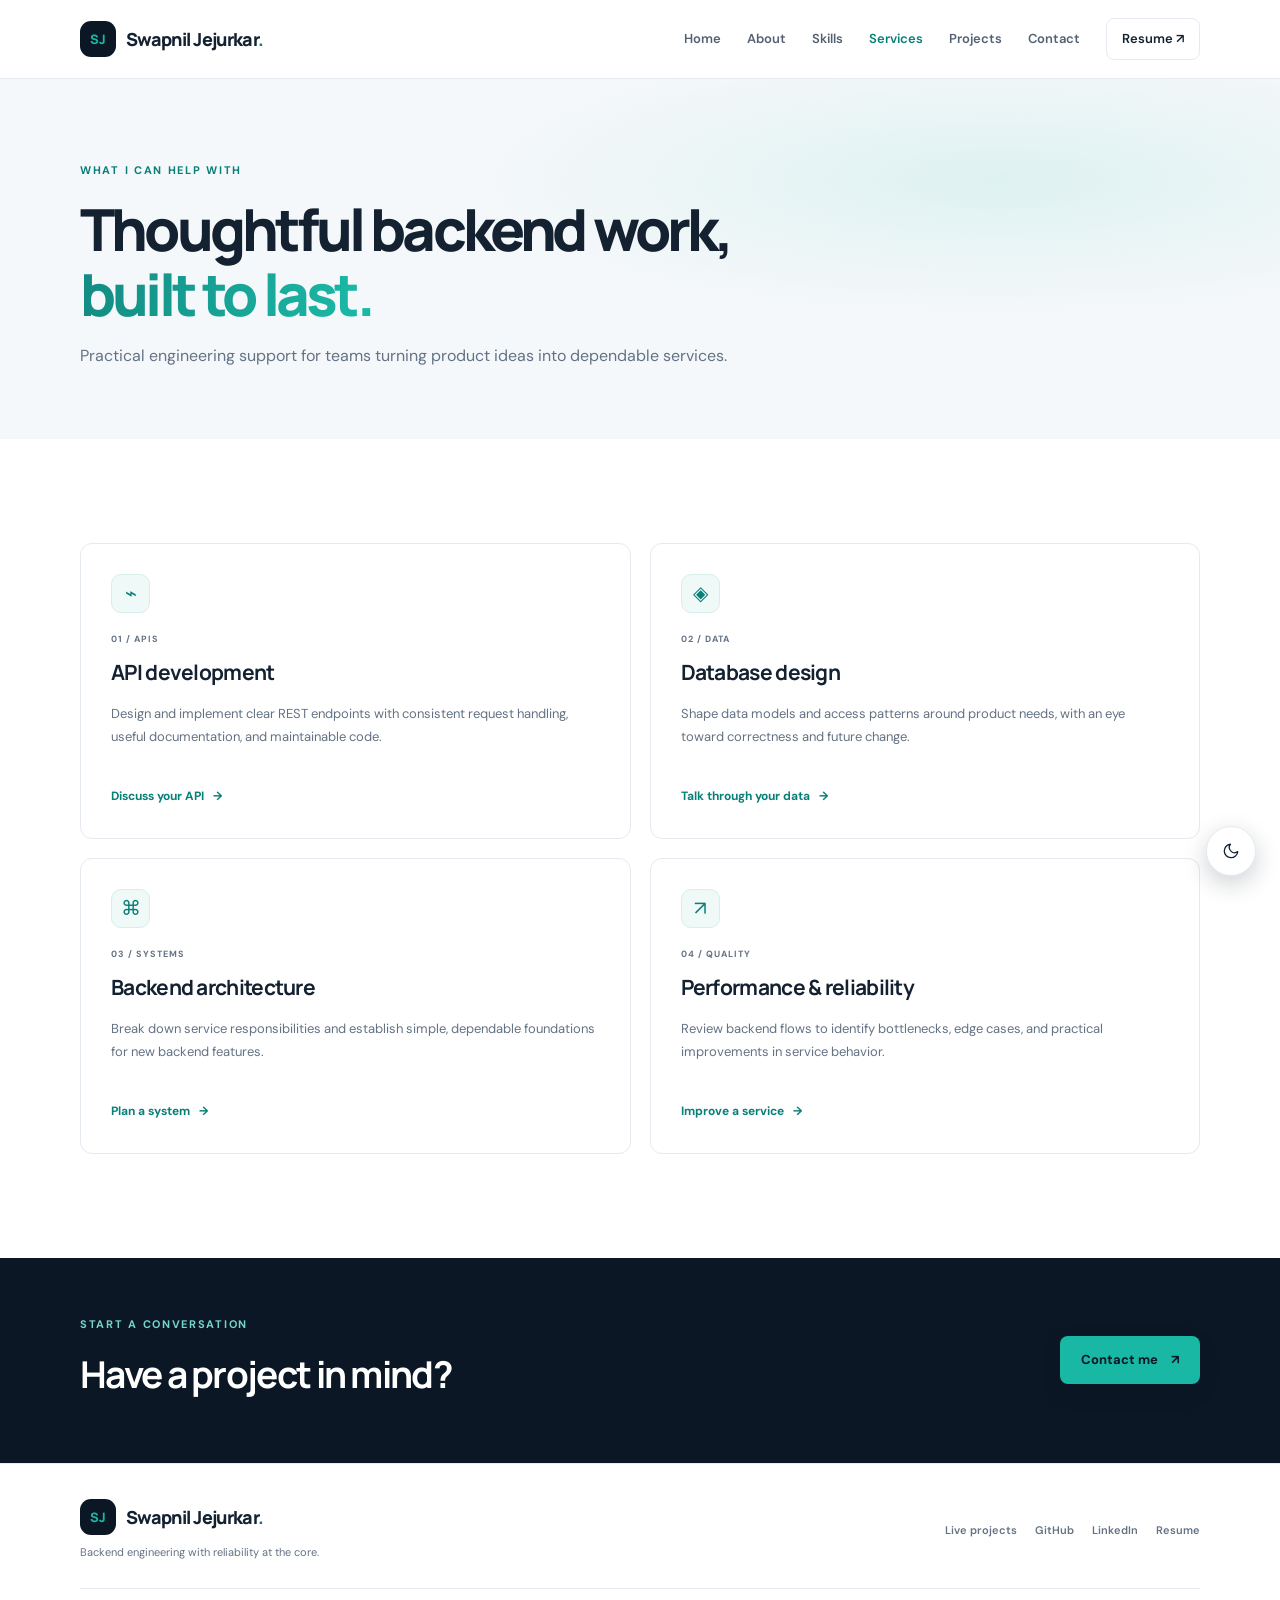
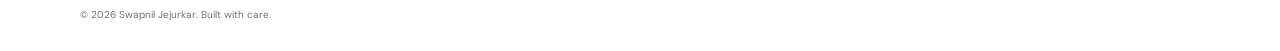
<file: services.html>
<!doctype html>
<html lang="en">
<head>
  <meta charset="utf-8"><meta name="viewport" content="width=device-width, initial-scale=1">
  <meta name="description" content="Backend services offered by Swapnil Jejurkar, including API development, integration, architecture, and performance-minded improvements."><meta name="theme-color" content="#0b1724">
  <script src="js/theme-init.js?v=20261110-1"></script>
  <meta name="robots" content="index, follow">
  <link rel="canonical" href="https://swapniljejurkar.com/services.html">
  <meta property="og:type" content="website">
  <meta property="og:locale" content="en_US">
  <meta property="og:site_name" content="Swapnil Jejurkar">
  <meta property="og:title" content="Backend Development Services | Swapnil Jejurkar">
  <meta property="og:description" content="Explore backend API development, database design, architecture, and reliability services from Swapnil Jejurkar.">
  <meta property="og:url" content="https://swapniljejurkar.com/services.html">
  <meta property="og:image" content="https://swapniljejurkar.com/images/swapnil.png">
  <meta property="og:image:alt" content="Portrait of Swapnil Jejurkar">
  <meta name="twitter:card" content="summary">
  <meta name="twitter:title" content="Backend Development Services | Swapnil Jejurkar">
  <meta name="twitter:description" content="Explore backend API development, database design, architecture, and reliability services from Swapnil Jejurkar.">
  <meta name="twitter:image" content="https://swapniljejurkar.com/images/swapnil.png">
  <title>Services | Swapnil Jejurkar</title>
  <link rel="preconnect" href="https://fonts.googleapis.com"><link rel="preconnect" href="https://fonts.gstatic.com" crossorigin>
  <link href="https://fonts.googleapis.com/css2?family=DM+Sans:wght@400;500;600;700&family=Manrope:wght@400;500;600;700;800&display=swap" rel="stylesheet">
  <link rel="stylesheet" href="css/style.css?v=20261110-1"><script src="js/main.js?v=20261110-1" defer></script>
</head>
<body>
  <a class="skip-link" href="#main">Skip to content</a>
  <header class="site-header"><div class="container header-inner"><a class="brand" href="index.html" aria-label="Swapnil Jejurkar home"><span class="brand-mark">SJ</span><span>Swapnil Jejurkar<span class="brand-dot">.</span></span></a><button class="menu-toggle" type="button" aria-expanded="false" aria-controls="primary-nav" aria-label="Open navigation"><span></span><span></span><span></span></button><nav class="primary-nav" id="primary-nav" aria-label="Main navigation"><a href="index.html">Home</a><a href="about.html">About</a><a href="skills.html">Skills</a><a href="services.html" aria-current="page">Services</a><a href="projects.html">Projects</a><a href="contact.html">Contact</a><a class="nav-resume" href="resume.pdf" download>Resume <span aria-hidden="true">↗</span></a></nav></div></header>
  <main id="main"><section class="page-hero"><div class="container reveal"><p class="eyebrow">What I can help with</p><h1>Thoughtful backend work,<br><span class="text-gradient">built to last.</span></h1><p>Practical engineering support for teams turning product ideas into dependable services.</p></div></section>
    <section class="section"><div class="container service-grid">
      <article class="service-card reveal"><span class="service-icon" aria-hidden="true">⌁</span><p class="service-number">01 / APIs</p><h2>API development</h2><p>Design and implement clear REST endpoints with consistent request handling, useful documentation, and maintainable code.</p><a href="contact.html" class="text-link">Discuss your API <span aria-hidden="true">→</span></a></article>
      <article class="service-card reveal"><span class="service-icon" aria-hidden="true">◈</span><p class="service-number">02 / DATA</p><h2>Database design</h2><p>Shape data models and access patterns around product needs, with an eye toward correctness and future change.</p><a href="contact.html" class="text-link">Talk through your data <span aria-hidden="true">→</span></a></article>
      <article class="service-card reveal"><span class="service-icon" aria-hidden="true">⌘</span><p class="service-number">03 / SYSTEMS</p><h2>Backend architecture</h2><p>Break down service responsibilities and establish simple, dependable foundations for new backend features.</p><a href="contact.html" class="text-link">Plan a system <span aria-hidden="true">→</span></a></article>
      <article class="service-card reveal"><span class="service-icon" aria-hidden="true">↗</span><p class="service-number">04 / QUALITY</p><h2>Performance &amp; reliability</h2><p>Review backend flows to identify bottlenecks, edge cases, and practical improvements in service behavior.</p><a href="contact.html" class="text-link">Improve a service <span aria-hidden="true">→</span></a></article>
    </div></section>
    <section class="cta-band"><div class="container cta-inner"><div><p class="eyebrow">Start a conversation</p><h2>Have a project in mind?</h2></div><a class="button button-primary" href="contact.html">Contact me <span aria-hidden="true">↗</span></a></div></section>
  </main>
  <footer class="site-footer"><div class="container footer-inner"><a class="brand footer-brand" href="index.html"><span class="brand-mark">SJ</span><span>Swapnil Jejurkar<span class="brand-dot">.</span></span></a><p>Backend engineering with reliability at the core.</p><div class="footer-links"><a href="projects.html">Live projects</a><a href="https://github.com/swapniel5" target="_blank" rel="noopener noreferrer">GitHub</a><a href="https://www.linkedin.com/in/your-profile/" target="_blank" rel="noopener noreferrer">LinkedIn</a><a href="resume.pdf" download>Resume</a></div><small>© <span data-year>2026</span> Swapnil Jejurkar. Built with care.</small></div></footer>
</body>
</html>
</file>
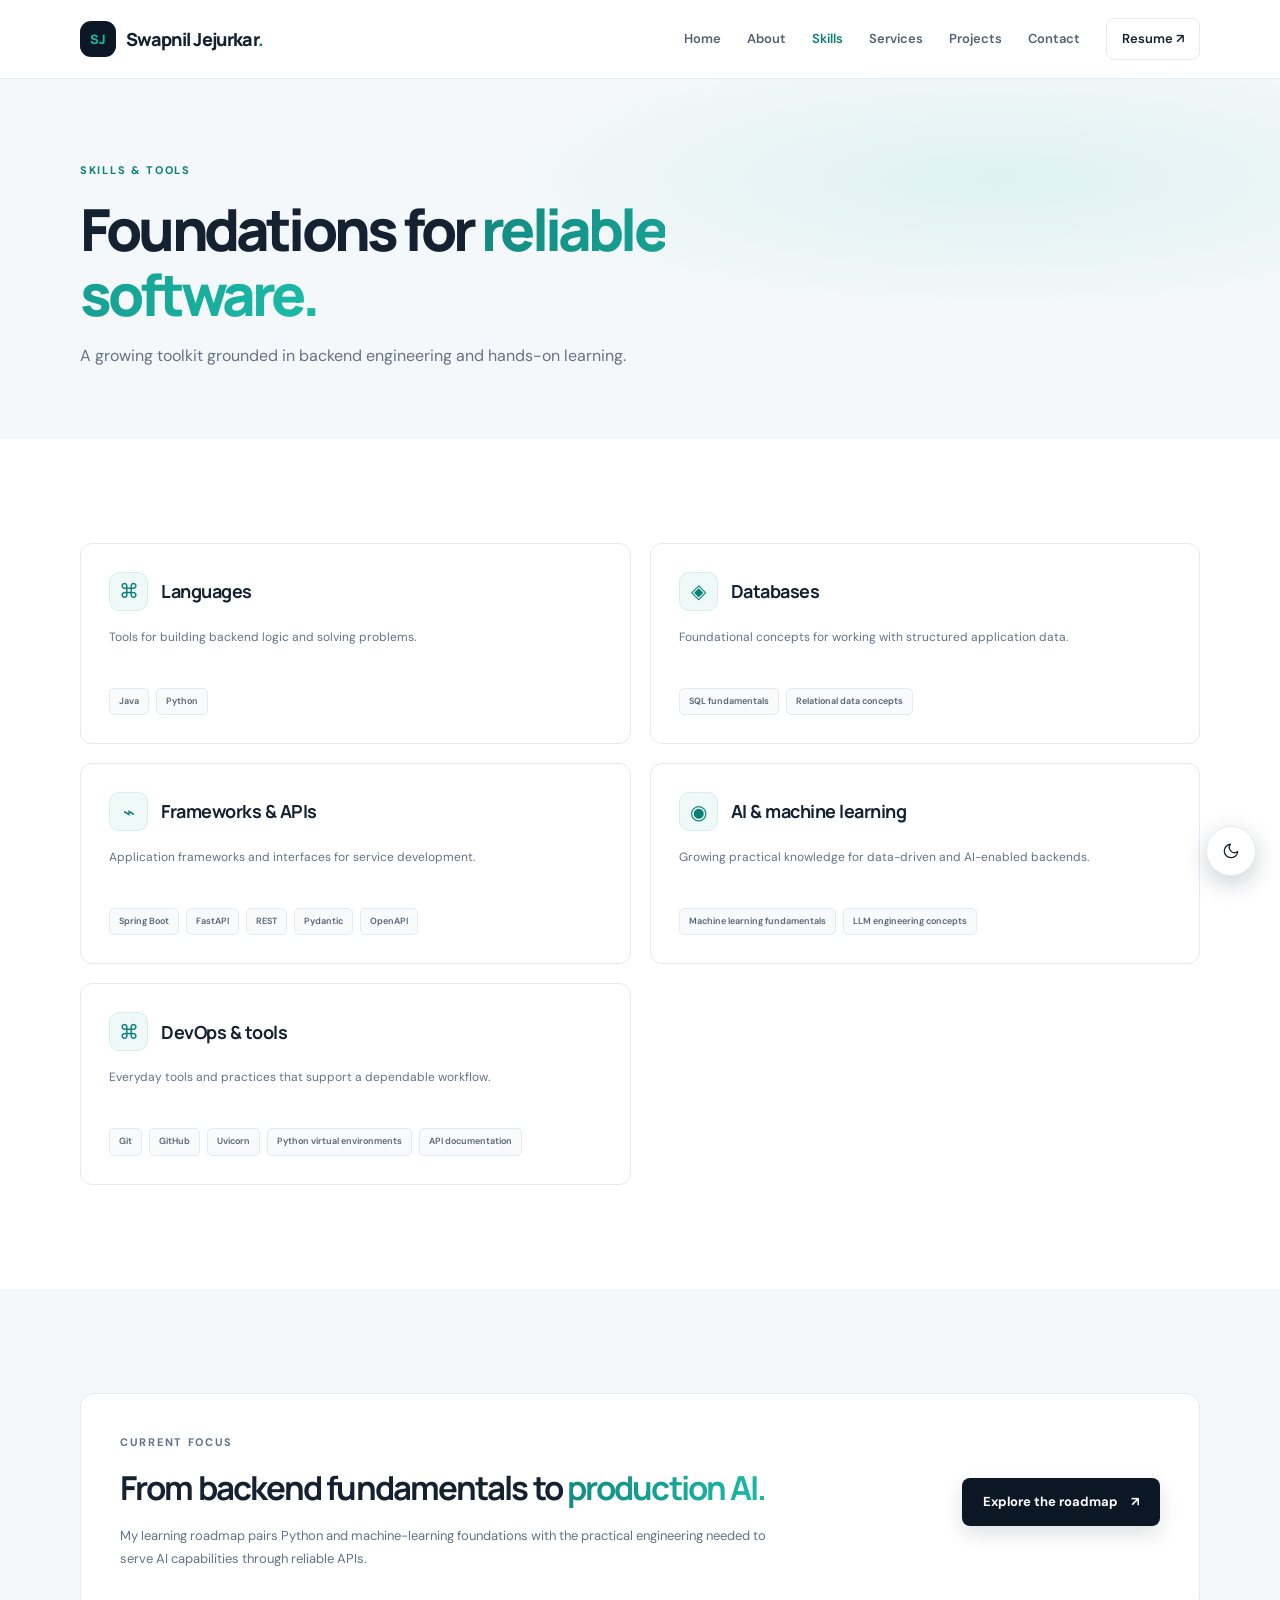
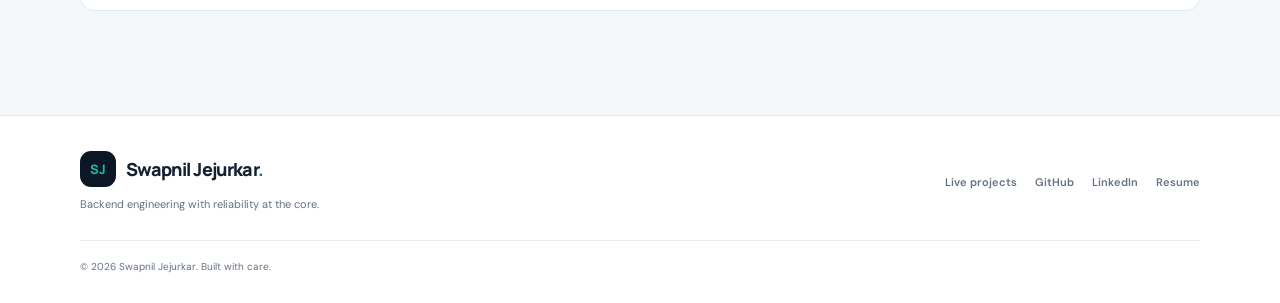
<file: skills.html>
<!doctype html>
<html lang="en">
<head>
  <meta charset="utf-8"><meta name="viewport" content="width=device-width, initial-scale=1">
  <meta name="description" content="Explore Swapnil Jejurkar's backend development skills across languages, frameworks, data, and engineering tools."><meta name="theme-color" content="#0b1724">
  <script src="js/theme-init.js?v=20261110-1"></script>
  <meta name="robots" content="index, follow">
  <link rel="canonical" href="https://swapniljejurkar.com/skills.html">
  <meta property="og:type" content="website">
  <meta property="og:locale" content="en_US">
  <meta property="og:site_name" content="Swapnil Jejurkar">
  <meta property="og:title" content="Backend Developer Skills | Swapnil Jejurkar">
  <meta property="og:description" content="Explore Swapnil Jejurkar's backend development skills across Java, Python, Spring Boot, FastAPI, and AI.">
  <meta property="og:url" content="https://swapniljejurkar.com/skills.html">
  <meta property="og:image" content="https://swapniljejurkar.com/images/swapnil.png">
  <meta property="og:image:alt" content="Portrait of Swapnil Jejurkar">
  <meta name="twitter:card" content="summary">
  <meta name="twitter:title" content="Backend Developer Skills | Swapnil Jejurkar">
  <meta name="twitter:description" content="Explore Swapnil Jejurkar's backend development skills across Java, Python, Spring Boot, FastAPI, and AI.">
  <meta name="twitter:image" content="https://swapniljejurkar.com/images/swapnil.png">
  <title>Skills | Swapnil Jejurkar</title>
  <link rel="preconnect" href="https://fonts.googleapis.com"><link rel="preconnect" href="https://fonts.gstatic.com" crossorigin>
  <link href="https://fonts.googleapis.com/css2?family=DM+Sans:wght@400;500;600;700&family=Manrope:wght@400;500;600;700;800&display=swap" rel="stylesheet">
  <link rel="stylesheet" href="css/style.css?v=20261110-1"><script src="js/main.js?v=20261110-1" defer></script>
</head>
<body>
  <a class="skip-link" href="#main">Skip to content</a>
  <header class="site-header"><div class="container header-inner"><a class="brand" href="index.html" aria-label="Swapnil Jejurkar home"><span class="brand-mark">SJ</span><span>Swapnil Jejurkar<span class="brand-dot">.</span></span></a><button class="menu-toggle" type="button" aria-expanded="false" aria-controls="primary-nav" aria-label="Open navigation"><span></span><span></span><span></span></button><nav class="primary-nav" id="primary-nav" aria-label="Main navigation"><a href="index.html">Home</a><a href="about.html">About</a><a href="skills.html" aria-current="page">Skills</a><a href="services.html">Services</a><a href="projects.html">Projects</a><a href="contact.html">Contact</a><a class="nav-resume" href="resume.pdf" download>Resume <span aria-hidden="true">↗</span></a></nav></div></header>
  <main id="main"><section class="page-hero"><div class="container reveal"><p class="eyebrow">Skills &amp; tools</p><h1>Foundations for <span class="text-gradient">reliable software.</span></h1><p>A growing toolkit grounded in backend engineering and hands-on learning.</p></div></section>
    <section class="section"><div class="container skill-grid">
      <article class="skill-card reveal"><div class="skill-card-heading"><span class="service-icon" aria-hidden="true">⌘</span><h2>Languages</h2></div><p>Tools for building backend logic and solving problems.</p><div class="tag-list"><span>Java</span><span>Python</span></div></article>
      <article class="skill-card reveal"><div class="skill-card-heading"><span class="service-icon" aria-hidden="true">◈</span><h2>Databases</h2></div><p>Foundational concepts for working with structured application data.</p><div class="tag-list"><span>SQL fundamentals</span><span>Relational data concepts</span></div></article>
      <article class="skill-card reveal"><div class="skill-card-heading"><span class="service-icon" aria-hidden="true">⌁</span><h2>Frameworks &amp; APIs</h2></div><p>Application frameworks and interfaces for service development.</p><div class="tag-list"><span>Spring Boot</span><span>FastAPI</span><span>REST</span><span>Pydantic</span><span>OpenAPI</span></div></article>
      <article class="skill-card reveal"><div class="skill-card-heading"><span class="service-icon" aria-hidden="true">◉</span><h2>AI &amp; machine learning</h2></div><p>Growing practical knowledge for data-driven and AI-enabled backends.</p><div class="tag-list"><span>Machine learning fundamentals</span><span>LLM engineering concepts</span></div></article>
      <article class="skill-card reveal"><div class="skill-card-heading"><span class="service-icon" aria-hidden="true">⌘</span><h2>DevOps &amp; tools</h2></div><p>Everyday tools and practices that support a dependable workflow.</p><div class="tag-list"><span>Git</span><span>GitHub</span><span>Uvicorn</span><span>Python virtual environments</span><span>API documentation</span></div></article>
    </div></section>
    <section class="section section-soft"><div class="container learning-callout reveal"><div><p class="eyebrow">Current focus</p><h2>From backend fundamentals to <span class="text-gradient">production AI.</span></h2><p>My learning roadmap pairs Python and machine-learning foundations with the practical engineering needed to serve AI capabilities through reliable APIs.</p></div><a class="button button-primary" href="https://github.com/swapniel5/Ai-Backend-Roadmap" target="_blank" rel="noopener noreferrer">Explore the roadmap <span aria-hidden="true">↗</span></a></div></section>
  </main>
  <footer class="site-footer"><div class="container footer-inner"><a class="brand footer-brand" href="index.html"><span class="brand-mark">SJ</span><span>Swapnil Jejurkar<span class="brand-dot">.</span></span></a><p>Backend engineering with reliability at the core.</p><div class="footer-links"><a href="projects.html">Live projects</a><a href="https://github.com/swapniel5" target="_blank" rel="noopener noreferrer">GitHub</a><a href="https://www.linkedin.com/in/your-profile/" target="_blank" rel="noopener noreferrer">LinkedIn</a><a href="resume.pdf" download>Resume</a></div><small>© <span data-year>2026</span> Swapnil Jejurkar. Built with care.</small></div></footer>
</body>
</html>
</file>
<file: css/style.css>
:root {
  color-scheme: light;
  --bg-primary: #fff;
  --bg-secondary: #f5f8fa;
  --bg-card: #fff;
  --text-primary: #142131;
  --text-secondary: #647284;
  --text-muted: #647284;
  --accent-primary: #18b8a5;
  --accent-strong: #087f78;
  --border-color: #e4eaf0;
  --button-bg: #0b1724;
  --button-text: #fff;
  --button-hover-bg: #18354a;
  --nav-bg: rgba(255, 255, 255, .94);
  --nav-text: #536172;
  --input-bg: #fcfdfd;
  --input-placeholder: #647284;
  --tag-bg: #f8fafb;
  --tag-text: #576576;
  --icon-bg: #eff9f8;
  --icon-border: #d7eeeb;
  --footer-bg: #fff;
  --trust-bg: #fff;
  --hero-bg: radial-gradient(ellipse at 84% 34%, rgba(24, 184, 165, .11), transparent 37%), linear-gradient(120deg, #fff 25%, #f8fbfc 100%);
  --page-hero-bg: radial-gradient(ellipse at 78% 28%, rgba(24, 184, 165, .1), transparent 38%), var(--bg-secondary);
  --gradient-text: linear-gradient(100deg, #138d84 4%, #1bb8a6 95%);
  --floating-bg: rgba(255, 255, 255, .94);
  --floating-border: rgba(228, 234, 240, .9);
  --role-icon-bg: #e9f7f5;
  --portrait-border: rgba(255, 255, 255, .88);
  --portrait-bg: linear-gradient(145deg, #d6f1ee, #e9eef5 58%, #d7e4ed);
  --portrait-initials: rgba(11, 23, 36, .38);
  --card-hover-border: #cde9e5;
  --shadow: 0 24px 70px rgba(18, 42, 59, .09);
  --button-shadow: 0 8px 20px rgba(11, 23, 36, .13);
  --button-shadow-hover: 0 12px 26px rgba(11, 23, 36, .19);
  --card-shadow: 0 15px 50px rgba(18, 42, 59, .06);
  --floating-shadow: 0 14px 35px rgba(18, 42, 59, .12);
  --toggle-shadow: 0 8px 24px rgba(11, 23, 36, .2);
  --focus-ring: #18b8a5;
  --line: var(--border-color);
  --surface: var(--bg-secondary);
  --white: var(--bg-card);
  --ink: var(--text-primary);
  --muted: var(--text-secondary);
  --navy: var(--button-bg);
  --teal: var(--accent-primary);
  --teal-dark: var(--accent-strong);
  --button-foreground: var(--button-text);
  --font-body: "DM Sans", sans-serif;
  --font-heading: "Manrope", sans-serif;
}

:root[data-theme="dark"] {
  color-scheme: dark;
  --bg-primary: #111f2c;
  --bg-secondary: #101d2a;
  --bg-card: #172533;
  --text-primary: #e8eef3;
  --text-secondary: #a6b3bf;
  --text-muted: #a6b3bf;
  --accent-primary: #56d8c7;
  --accent-strong: #56d8c7;
  --border-color: #2b3948;
  --button-bg: #07111b;
  --button-text: #f5f8fa;
  --button-hover-bg: #18354a;
  --nav-bg: rgba(23, 37, 51, .94);
  --nav-text: #bac5ce;
  --input-bg: #101d2a;
  --input-placeholder: #8796a4;
  --tag-bg: #1c2b39;
  --tag-text: #d1d9df;
  --icon-bg: #1d3939;
  --icon-border: #31534f;
  --footer-bg: #172533;
  --trust-bg: #172533;
  --hero-bg: radial-gradient(ellipse at 84% 34%, rgba(24, 184, 165, .12), transparent 37%), linear-gradient(120deg, #111f2c 25%, #152633 100%);
  --page-hero-bg: radial-gradient(ellipse at 78% 28%, rgba(24, 184, 165, .1), transparent 38%), #101d2a;
  --gradient-text: linear-gradient(100deg, #56d8c7 4%, #85eadb 95%);
  --floating-bg: rgba(23, 37, 51, .96);
  --floating-border: #2b3948;
  --role-icon-bg: #1d3939;
  --portrait-border: rgba(23, 37, 51, .92);
  --portrait-bg: linear-gradient(145deg, #294740, #273643 58%, #324453);
  --portrait-initials: rgba(232, 238, 243, .45);
  --card-hover-border: #39786f;
  --floating-shadow: 0 14px 35px rgba(0, 0, 0, .24);
  --toggle-shadow: 0 8px 24px rgba(0, 0, 0, .35);
  --button-shadow: 0 8px 20px rgba(0, 0, 0, .2);
  --button-shadow-hover: 0 12px 26px rgba(0, 0, 0, .28);
  --card-shadow: 0 15px 50px rgba(0, 0, 0, .18);
  --focus-ring: #56d8c7;
}

* { box-sizing: border-box; }
*, *::before, *::after { transition: color .25s ease, background-color .25s ease, border-color .25s ease; }
html { scroll-behavior: smooth; }
body { margin: 0; color: var(--text-primary); background: var(--bg-primary); font-family: var(--font-body); font-size: 16px; line-height: 1.7; -webkit-font-smoothing: antialiased; transition: color .25s ease, background-color .25s ease; }
img { display: block; max-width: 100%; }
a { color: inherit; text-decoration: none; }
button, input, textarea { font: inherit; }
button, a { -webkit-tap-highlight-color: transparent; }
:focus-visible { outline: 3px solid var(--focus-ring); outline-offset: 4px; }
.container { width: min(1120px, calc(100% - 48px)); margin-inline: auto; }
.section { padding: 104px 0; background-color: var(--bg-primary); transition: background-color .25s ease; }
.section-soft { background: var(--bg-secondary); }
.skip-link { position: absolute; z-index: 20; top: 12px; left: 12px; padding: 10px 16px; transform: translateY(-160%); border-radius: 8px; background: var(--white); color: var(--ink); }
.skip-link:focus { transform: translateY(0); }

.site-header { position: sticky; z-index: 10; top: 0; border-bottom: 1px solid var(--border-color); background: var(--nav-bg); backdrop-filter: blur(16px); transition: background-color .25s ease, border-color .25s ease; }
.header-inner { min-height: 78px; display: flex; align-items: center; justify-content: space-between; gap: 30px; }
.brand { display: inline-flex; align-items: center; gap: 10px; font: 800 18px var(--font-heading); letter-spacing: -.7px; }
.brand-mark { display: grid; width: 36px; height: 36px; place-items: center; border-radius: 11px; background: var(--navy); color: var(--teal); font-size: 13px; letter-spacing: 0; }
.brand-dot { color: var(--teal-dark); }
.primary-nav { display: flex; align-items: center; gap: 26px; color: var(--nav-text); font-size: 13px; font-weight: 600; }
.primary-nav a { transition: color .2s ease; }
.primary-nav a:hover, .primary-nav a[aria-current="page"] { color: var(--teal-dark); }
.primary-nav .nav-resume { padding: 9px 15px; border: 1px solid var(--border-color); border-radius: 8px; color: var(--text-primary); }
.primary-nav .nav-resume:hover { border-color: var(--teal); }
.theme-toggle { position: fixed; z-index: 15; right: 24px; bottom: 24px; display: grid; width: 50px; height: 50px; place-items: center; border: 1px solid var(--border-color); border-radius: 50%; background: var(--bg-card); color: var(--text-primary); box-shadow: var(--toggle-shadow); cursor: pointer; transition: border-color .2s ease, transform .2s ease, background .2s ease, color .2s ease; }
.theme-toggle:hover { transform: translateY(-2px); border-color: var(--teal); }
.theme-toggle svg { width: 18px; height: 18px; fill: none; stroke: currentColor; stroke-linecap: round; stroke-linejoin: round; stroke-width: 1.7; }
.theme-toggle .icon-sun, :root[data-theme="dark"] .theme-toggle .icon-moon { display: none; }
.theme-toggle .icon-moon, :root[data-theme="dark"] .theme-toggle .icon-sun { display: block; }
.menu-toggle { display: none; }

.hero { overflow: hidden; padding: 83px 0 94px; background: var(--hero-bg); transition: background-color .25s ease; }
.hero-grid { display: grid; min-height: 478px; grid-template-columns: 1.08fr .92fr; align-items: center; gap: 64px; }
.eyebrow { margin: 0 0 17px; color: var(--teal-dark); font-size: 11px; font-weight: 700; letter-spacing: 1.7px; text-transform: uppercase; }
.status-dot { display: inline-block; width: 8px; height: 8px; margin-right: 8px; border-radius: 50%; background: var(--teal); box-shadow: 0 0 0 4px rgba(24, 184, 165, .12); vertical-align: 1px; }
h1, h2, h3, p { margin-top: 0; }
h1, h2, h3 { font-family: var(--font-heading); }
h1 { margin-bottom: 21px; font-size: clamp(42px, 5.3vw, 66px); font-weight: 800; letter-spacing: -3.8px; line-height: 1.12; }
.text-gradient { color: var(--accent-strong); background: var(--gradient-text); -webkit-background-clip: text; background-clip: text; -webkit-text-fill-color: transparent; }
.hero-intro { max-width: 530px; margin-bottom: 29px; color: var(--muted); font-size: 17px; line-height: 1.8; }
.button-row, .project-actions { display: flex; flex-wrap: wrap; gap: 12px; }
.button { display: inline-flex; min-height: 48px; align-items: center; justify-content: center; gap: 13px; padding: 0 20px; border: 1px solid transparent; border-radius: 8px; cursor: pointer; font-size: 13px; font-weight: 700; transition: transform .2s ease, box-shadow .2s ease, background .2s ease, color .25s ease, border-color .25s ease; }
.button:hover { transform: translateY(-2px); }
.button-primary { background: var(--button-bg); color: var(--button-text); box-shadow: var(--button-shadow); }
.button-primary:hover { background: var(--button-hover-bg); box-shadow: var(--button-shadow-hover); }
.button-outline { border-color: var(--border-color); background: var(--bg-card); color: var(--text-primary); }
.button-outline:hover { border-color: var(--teal); }
.button-small { min-height: 39px; padding: 0 12px; font-size: 11px; }
.hero-meta { display: flex; flex-wrap: wrap; gap: 18px; margin-top: 31px; color: var(--text-muted); font-size: 11px; }
.hero-meta span::before { content: ""; display: inline-block; width: 8px; height: 5px; margin-right: 8px; border-bottom: 1.5px solid var(--teal-dark); border-left: 1.5px solid var(--teal-dark); transform: rotate(-45deg); vertical-align: 2px; }
.hero-visual { position: relative; display: grid; min-height: 430px; place-items: center; }
.portrait { position: relative; z-index: 1; overflow: hidden; display: grid; place-items: center; border: 8px solid var(--portrait-border); border-radius: 48% 48% 43% 43%; background: var(--portrait-bg); box-shadow: var(--shadow); }
.portrait img { width: 100%; height: 100%; object-fit: cover; object-position: center top; }
.portrait-large { width: min(340px, 76vw); height: 366px; }
.portrait-initials { display: none; position: absolute; color: var(--portrait-initials); font: 800 80px var(--font-heading); letter-spacing: -7px; }
.portrait.is-placeholder .portrait-initials { display: block; }
.portrait.is-placeholder img { display: none; }
.visual-orbit { position: absolute; width: 400px; height: 400px; border: 1px solid rgba(24, 184, 165, .2); border-radius: 50%; }
.visual-orbit::before, .visual-orbit::after { position: absolute; content: ""; border: 1px solid rgba(24, 184, 165, .13); border-radius: 50%; }
.visual-orbit::before { inset: 28px; }
.visual-orbit::after { inset: 56px; }
.floating-card { position: absolute; z-index: 2; display: grid; grid-template-columns: auto 1fr; gap: 1px 10px; padding: 13px 16px; border: 1px solid var(--floating-border); border-radius: 11px; background: var(--floating-bg); box-shadow: var(--floating-shadow); transition: background-color .25s ease, border-color .25s ease; }
.floating-card > span:not(.code-dot) { grid-column: 2; color: var(--muted); font-size: 10px; }
.floating-card strong { grid-column: 2; font: 700 12px var(--font-heading); }
.code-card { top: 245px; right: -10px; }
.code-card .code-dot { grid-row: 1 / span 2; align-self: center; width: 9px; height: 9px; border-radius: 50%; background: var(--teal); }
.code-card b { color: var(--teal-dark); }
.role-card { bottom: 63px; left: -13px; }
.role-icon { grid-row: 1 / span 2; display: grid; width: 31px; height: 31px; place-items: center; border-radius: 8px; background: var(--role-icon-bg); color: var(--accent-strong); font-size: 18px; }

.trust-strip { border-block: 1px solid var(--border-color); background: var(--trust-bg); transition: background-color .25s ease, border-color .25s ease; }
.trust-inner { display: flex; min-height: 74px; align-items: center; justify-content: space-between; gap: 20px; color: var(--text-secondary); font: 700 12px var(--font-heading); }
.trust-inner > span { color: var(--text-muted); font: 700 9px var(--font-body); letter-spacing: 1.3px; }
.intro-grid, .values-grid { display: grid; grid-template-columns: 1fr 1fr; gap: 80px; align-items: center; }
.section-heading h2, .about-copy h2, .contact-copy h2, .learning-callout h2 { margin-bottom: 16px; font-size: clamp(30px, 4vw, 43px); letter-spacing: -1.9px; line-height: 1.2; }
.section-heading > p:last-child, .intro-copy p, .learning-callout p { color: var(--muted); }
.intro-copy p { margin-bottom: 19px; line-height: 1.9; }
.text-link { display: inline-flex; align-items: center; gap: 9px; color: var(--teal-dark); font-size: 12px; font-weight: 700; }
.text-link:hover { color: var(--teal-dark); }
.centered { max-width: 630px; margin: 0 auto 42px; text-align: center; }
.centered > p:last-child { color: var(--muted); }
.project-grid, .service-grid, .skill-grid { display: grid; grid-template-columns: repeat(3, 1fr); gap: 19px; }
.project-card, .service-card, .skill-card { padding: 24px; border: 1px solid var(--border-color); border-radius: 12px; background: var(--bg-card); transition: transform .22s ease, box-shadow .22s ease, border-color .22s ease, background-color .25s ease, color .25s ease; }
.project-card:hover, .service-card:hover, .skill-card:hover { transform: translateY(-4px); border-color: var(--card-hover-border); box-shadow: var(--shadow); }
.project-top { display: flex; align-items: center; justify-content: space-between; margin-bottom: 21px; }
.project-icon, .service-icon { display: grid; width: 39px; height: 39px; place-items: center; border: 1px solid var(--icon-border); border-radius: 10px; background: var(--icon-bg); color: var(--accent-strong); font-size: 20px; }
.project-kind, .service-number { color: var(--text-muted); font-size: 9px; font-weight: 700; letter-spacing: 1px; text-transform: uppercase; }
.project-card h2, .project-card h3 { margin-bottom: 10px; font-size: 17px; letter-spacing: -.5px; line-height: 1.4; }
.project-card p, .service-card > p:not(.service-number), .skill-card > p { color: var(--muted); font-size: 12px; line-height: 1.8; }
.tag-list { display: flex; flex-wrap: wrap; gap: 7px; margin: 17px 0 19px; }
.tag-list span { padding: 5px 9px; border: 1px solid var(--border-color); border-radius: 5px; background: var(--tag-bg); color: var(--tag-text); font-size: 9px; font-weight: 600; }
.center-action { margin-top: 31px; text-align: center; }
.cta-band { padding: 57px 0; background: var(--navy); }
.cta-inner { display: flex; align-items: center; justify-content: space-between; gap: 25px; }
.cta-inner .eyebrow { margin-bottom: 9px; color: #75d5ca; }
.cta-inner h2 { margin: 0; color: #fff; font-size: clamp(27px, 3.5vw, 37px); letter-spacing: -1.7px; }
.cta-inner .button-primary { background: var(--teal); color: var(--navy); }
.site-footer { padding: 35px 0 28px; border-top: 1px solid var(--border-color); background: var(--footer-bg); transition: background-color .25s ease, border-color .25s ease; }
.footer-inner { display: grid; grid-template-columns: 1fr auto; align-items: center; gap: 8px 25px; }
.footer-brand { grid-column: 1; }
.footer-inner > p { grid-column: 1; margin: 0; color: var(--muted); font-size: 11px; }
.footer-links { display: flex; grid-column: 2; grid-row: 1 / span 2; flex-wrap: wrap; gap: 18px; color: var(--text-secondary); font-size: 11px; font-weight: 600; }
.footer-links a:hover { color: var(--teal-dark); }
.footer-inner > small { grid-column: 1 / -1; margin-top: 19px; padding-top: 17px; border-top: 1px solid var(--border-color); color: var(--text-muted); font-size: 10px; }

.page-hero { padding: 82px 0 70px; background: var(--page-hero-bg); }
.page-hero h1 { max-width: 800px; margin-bottom: 15px; font-size: clamp(40px, 5vw, 58px); }
.page-hero .container > p:last-child { max-width: 650px; margin-bottom: 0; color: var(--muted); font-size: 16px; }
.about-grid { display: grid; grid-template-columns: .8fr 1.2fr; align-items: center; gap: 76px; }
.about-photo-wrap { position: relative; max-width: 390px; margin-inline: auto; }
.portrait-about { width: 100%; height: 440px; border-radius: 47% 47% 14px 14px; }
.portrait-about .portrait-initials { font-size: 96px; }
.photo-caption { position: absolute; right: -22px; bottom: 24px; padding: 13px 16px; border: 1px solid var(--border-color); border-radius: 9px; background: var(--bg-card); box-shadow: var(--shadow); color: var(--text-secondary); font-size: 11px; font-weight: 600; }
.about-copy h2 { max-width: 520px; }
.about-copy > p:not(.eyebrow) { color: var(--muted); font-size: 14px; line-height: 1.9; }
.about-copy .button { margin-top: 8px; }
.values-grid { align-items: start; }
.value-item { display: grid; grid-template-columns: 42px 1fr; gap: 12px; padding: 20px 0; border-bottom: 1px solid var(--border-color); }
.value-item > span { color: var(--teal-dark); font: 700 12px var(--font-heading); }
.value-item h3 { margin-bottom: 5px; font-size: 15px; }
.value-item p { margin: 0; color: var(--muted); font-size: 12px; }
.skill-grid { grid-template-columns: repeat(2, 1fr); }
.skill-card { padding: 28px; }
.skill-card-heading { display: flex; align-items: center; gap: 13px; margin-bottom: 16px; }
.skill-card-heading h2 { margin: 0; font-size: 18px; letter-spacing: -.5px; }
.skill-card > p { min-height: 44px; }
.skill-card .tag-list { margin-bottom: 0; }
.learning-callout { display: flex; align-items: center; justify-content: space-between; gap: 35px; padding: 39px; border: 1px solid var(--border-color); border-radius: 14px; background: var(--bg-card); transition: background-color .25s ease, border-color .25s ease; }
.learning-callout > div { max-width: 650px; }
.learning-callout h2 { font-size: 33px; }
.learning-callout p:last-child { margin-bottom: 0; font-size: 13px; line-height: 1.8; }
.service-grid { grid-template-columns: repeat(2, 1fr); }
.service-card { padding: 30px; }
.service-card .service-icon { margin-bottom: 19px; }
.service-card .service-number { margin-bottom: 8px; }
.service-card h2 { margin-bottom: 11px; font-size: 21px; letter-spacing: -.7px; }
.service-card > p:not(.service-number) { min-height: 66px; font-size: 13px; }
.project-grid-page { grid-template-columns: repeat(2, 1fr); }
.project-grid-page .project-card { padding: 28px; }
.project-grid-page .project-card h2 { font-size: 20px; }
.project-grid-page .project-card > p:not(.demo-note) { min-height: 82px; font-size: 13px; }
.project-actions { gap: 8px; }
.demo-note { margin: 11px 0 0 !important; color: var(--text-muted) !important; font-size: 10px !important; }
.contact-grid { display: grid; grid-template-columns: .8fr 1.2fr; align-items: start; gap: 74px; }
.contact-copy h2 { font-size: 38px; }
.contact-copy > p:not(.eyebrow) { color: var(--muted); font-size: 14px; }
.contact-links { display: grid; gap: 8px; margin-top: 30px; }
.contact-links > a { display: grid; grid-template-columns: 40px 1fr auto; align-items: center; gap: 12px; padding: 12px 0; border-bottom: 1px solid var(--line); }
.contact-link-icon { display: grid; width: 35px; height: 35px; place-items: center; border: 1px solid var(--icon-border); border-radius: 9px; background: var(--icon-bg); color: var(--accent-strong); font-size: 15px; font-weight: 700; }
.contact-links small, .contact-links strong { display: block; }
.contact-links small { color: var(--text-muted); font-size: 9px; font-weight: 700; letter-spacing: 1px; }
.contact-links strong { overflow-wrap: anywhere; color: var(--text-primary); font-size: 11px; }
.contact-links > a > span:last-child { color: var(--teal-dark); }
.contact-form { padding: 27px; border: 1px solid var(--border-color); border-radius: 13px; background: var(--bg-card); box-shadow: var(--card-shadow); transition: background-color .25s ease, border-color .25s ease; }
.form-row { display: grid; grid-template-columns: 1fr 1fr; gap: 15px; }
.form-field { display: grid; gap: 7px; margin-bottom: 16px; }
.form-field label { font-size: 11px; font-weight: 700; }
.form-field input, .form-field textarea { width: 100%; border: 1px solid var(--border-color); border-radius: 7px; background: var(--input-bg); color: var(--text-primary); font-size: 12px; transition: border-color .2s ease, box-shadow .2s ease, background-color .25s ease, color .25s ease; }
.form-field input { min-height: 44px; padding: 0 12px; }
.form-field textarea { min-height: 130px; padding: 11px 12px; resize: vertical; }
.form-field input:focus, .form-field textarea:focus { outline: none; border-color: var(--teal); box-shadow: 0 0 0 3px rgba(24, 184, 165, .12); }
.form-field input::placeholder, .form-field textarea::placeholder { color: var(--input-placeholder); }
.form-note { margin: 14px 0 0; color: var(--text-muted); font-size: 10px; line-height: 1.6; }
.form-status { min-height: 20px; margin: 10px 0 0; color: var(--teal-dark); font-size: 12px; font-weight: 600; }

.js .reveal { opacity: 0; transform: translateY(15px); transition: opacity .65s ease, transform .65s ease; }
.js .reveal.is-visible { opacity: 1; transform: translateY(0); }
@media (max-width: 900px) {
  .primary-nav { gap: 15px; }
  .hero-grid { gap: 24px; }
  .hero-visual { transform: scale(.92); }
  .about-grid, .contact-grid { gap: 40px; }
  .project-grid { grid-template-columns: repeat(2, 1fr); }
  .trust-inner { flex-wrap: wrap; justify-content: center; padding-block: 18px; }
  .trust-inner > span { width: 100%; text-align: center; }
}
@media (max-width: 680px) {
  .container { width: min(100% - 36px, 520px); }
  .section { padding: 72px 0; }
  .header-inner { min-height: 68px; }
  .menu-toggle { display: grid; width: 41px; height: 41px; align-content: center; justify-items: center; gap: 5px; border: 1px solid var(--line); border-radius: 8px; background: var(--white); cursor: pointer; }
  .menu-toggle span { width: 17px; height: 2px; border-radius: 3px; background: var(--ink); transition: transform .2s ease, opacity .2s ease; }
  .menu-toggle[aria-expanded="true"] span:first-child { transform: translateY(7px) rotate(45deg); }
  .menu-toggle[aria-expanded="true"] span:nth-child(2) { opacity: 0; }
  .menu-toggle[aria-expanded="true"] span:last-child { transform: translateY(-7px) rotate(-45deg); }
  .primary-nav { position: absolute; top: calc(100% + 1px); right: 0; left: 0; display: none; align-items: stretch; gap: 0; padding: 10px 24px 18px; border-bottom: 1px solid var(--line); background: var(--white); box-shadow: 0 18px 26px rgba(18, 42, 59, .08); }
  .primary-nav.is-open { display: flex; flex-direction: column; }
  .primary-nav a { padding: 10px 4px; }
  .primary-nav .nav-resume { margin-top: 5px; text-align: center; }
  .theme-toggle { right: 16px; bottom: 16px; width: 48px; height: 48px; }
  .hero { padding: 61px 0 72px; }
  .hero-grid { grid-template-columns: 1fr; gap: 20px; }
  .hero-copy { order: 1; }
  .hero-visual { min-height: 340px; order: 0; transform: none; }
  .portrait-large { width: 260px; height: 295px; }
  .visual-orbit { width: 320px; height: 320px; }
  .code-card { top: 210px; right: 0; }
  .role-card { bottom: 33px; left: 0; }
  h1 { font-size: clamp(42px, 12vw, 58px); letter-spacing: -2.7px; }
  .hero-intro { font-size: 15px; }
  .hero-meta { gap: 9px 15px; }
  .trust-inner { gap: 7px 20px; font-size: 10px; }
  .intro-grid, .values-grid, .about-grid, .contact-grid { grid-template-columns: 1fr; gap: 29px; }
  .section-heading h2, .about-copy h2, .contact-copy h2 { font-size: 34px; }
  .centered { margin-bottom: 29px; }
  .project-grid, .project-grid-page, .service-grid, .skill-grid { grid-template-columns: 1fr; }
  .cta-inner { align-items: flex-start; flex-direction: column; }
  .footer-inner { grid-template-columns: 1fr; gap: 10px; }
  .footer-links, .footer-inner > p, .footer-brand, .footer-inner > small { grid-column: 1; grid-row: auto; }
  .footer-links { gap: 12px 17px; margin-top: 6px; }
  .page-hero { padding: 60px 0 51px; }
  .page-hero h1 { font-size: clamp(39px, 11vw, 52px); letter-spacing: -2.5px; }
  .about-photo-wrap { width: min(100%, 330px); }
  .portrait-about { height: 360px; }
  .photo-caption { right: -7px; }
  .learning-callout { align-items: flex-start; flex-direction: column; padding: 26px; }
  .learning-callout h2 { font-size: 29px; }
  .service-card > p:not(.service-number), .project-grid-page .project-card > p:not(.demo-note) { min-height: 0; }
  .form-row { grid-template-columns: 1fr; gap: 0; }
  .contact-form { padding: 20px; }
}
@media (prefers-reduced-motion: reduce) {
  *, *::before, *::after { scroll-behavior: auto !important; animation-duration: .01ms !important; animation-iteration-count: 1 !important; transition-duration: .01ms !important; }
  .js .reveal { opacity: 1; transform: none; }
}
</file>
